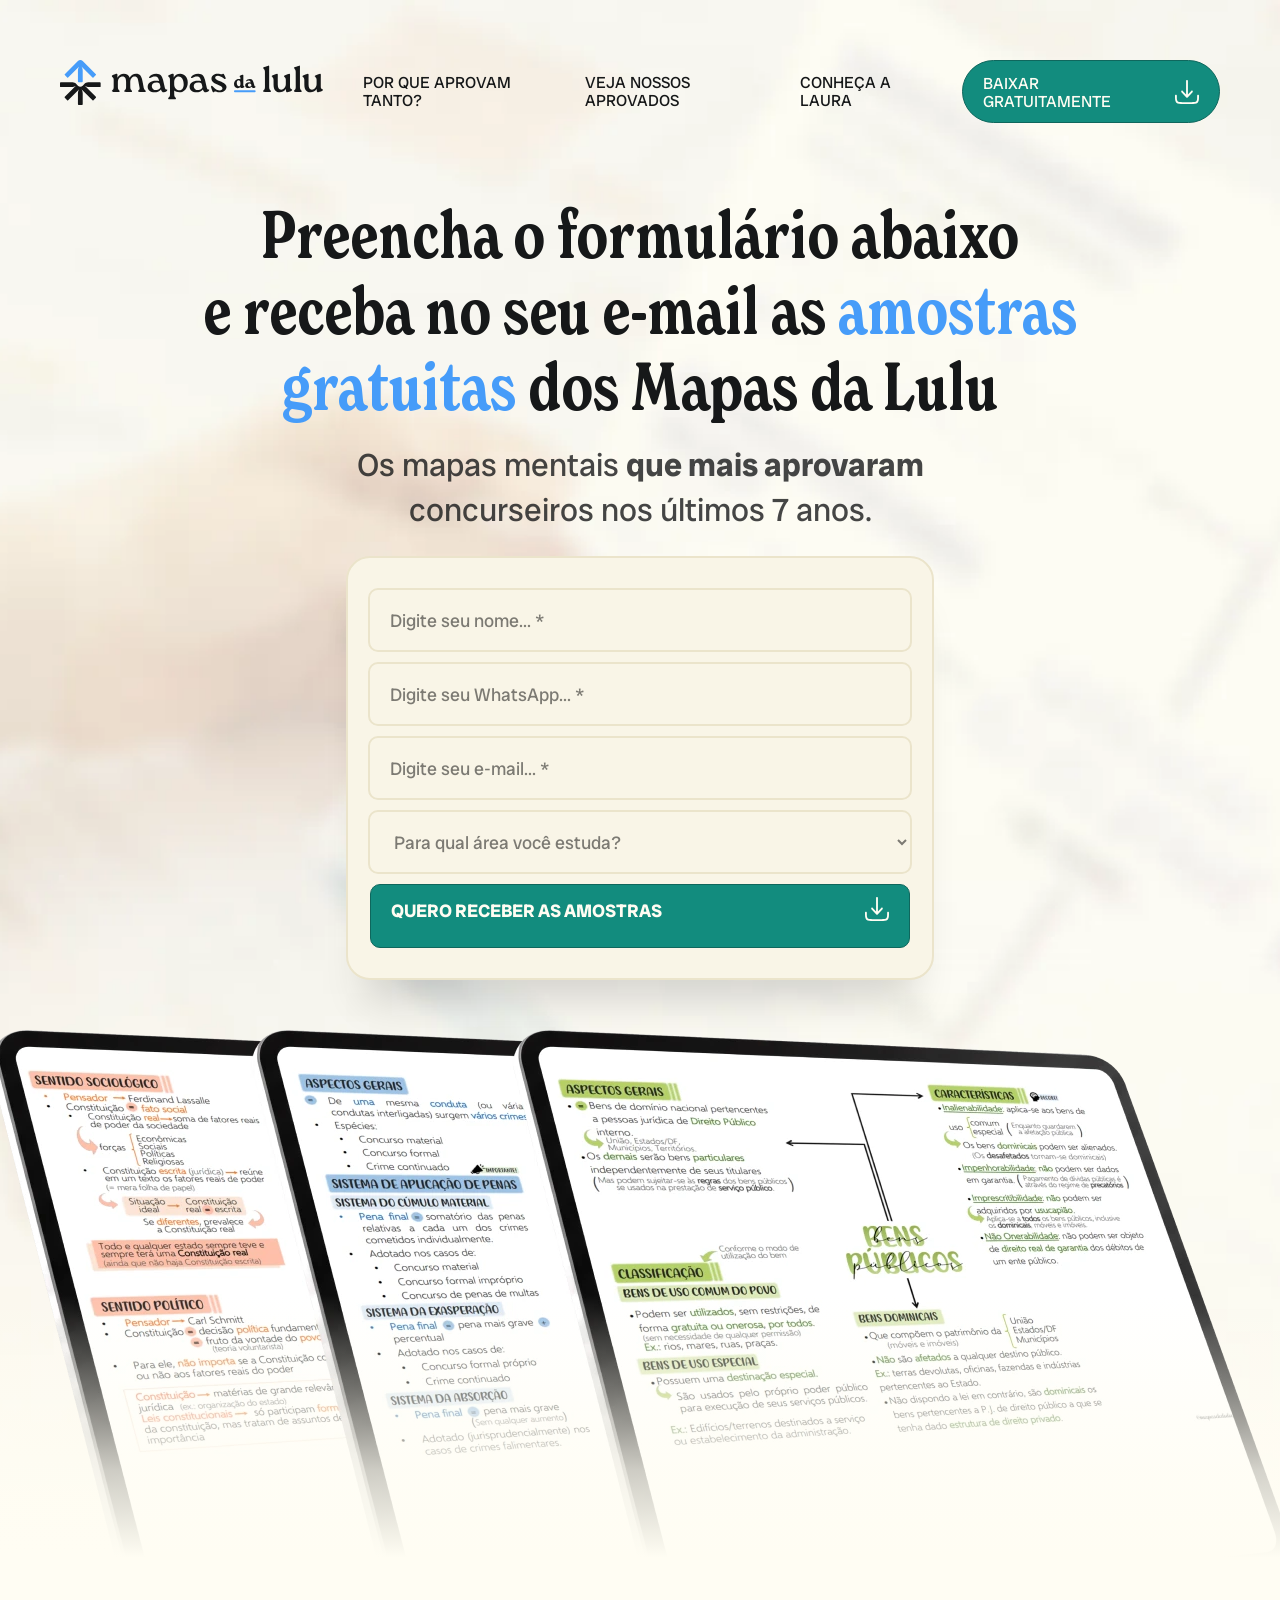
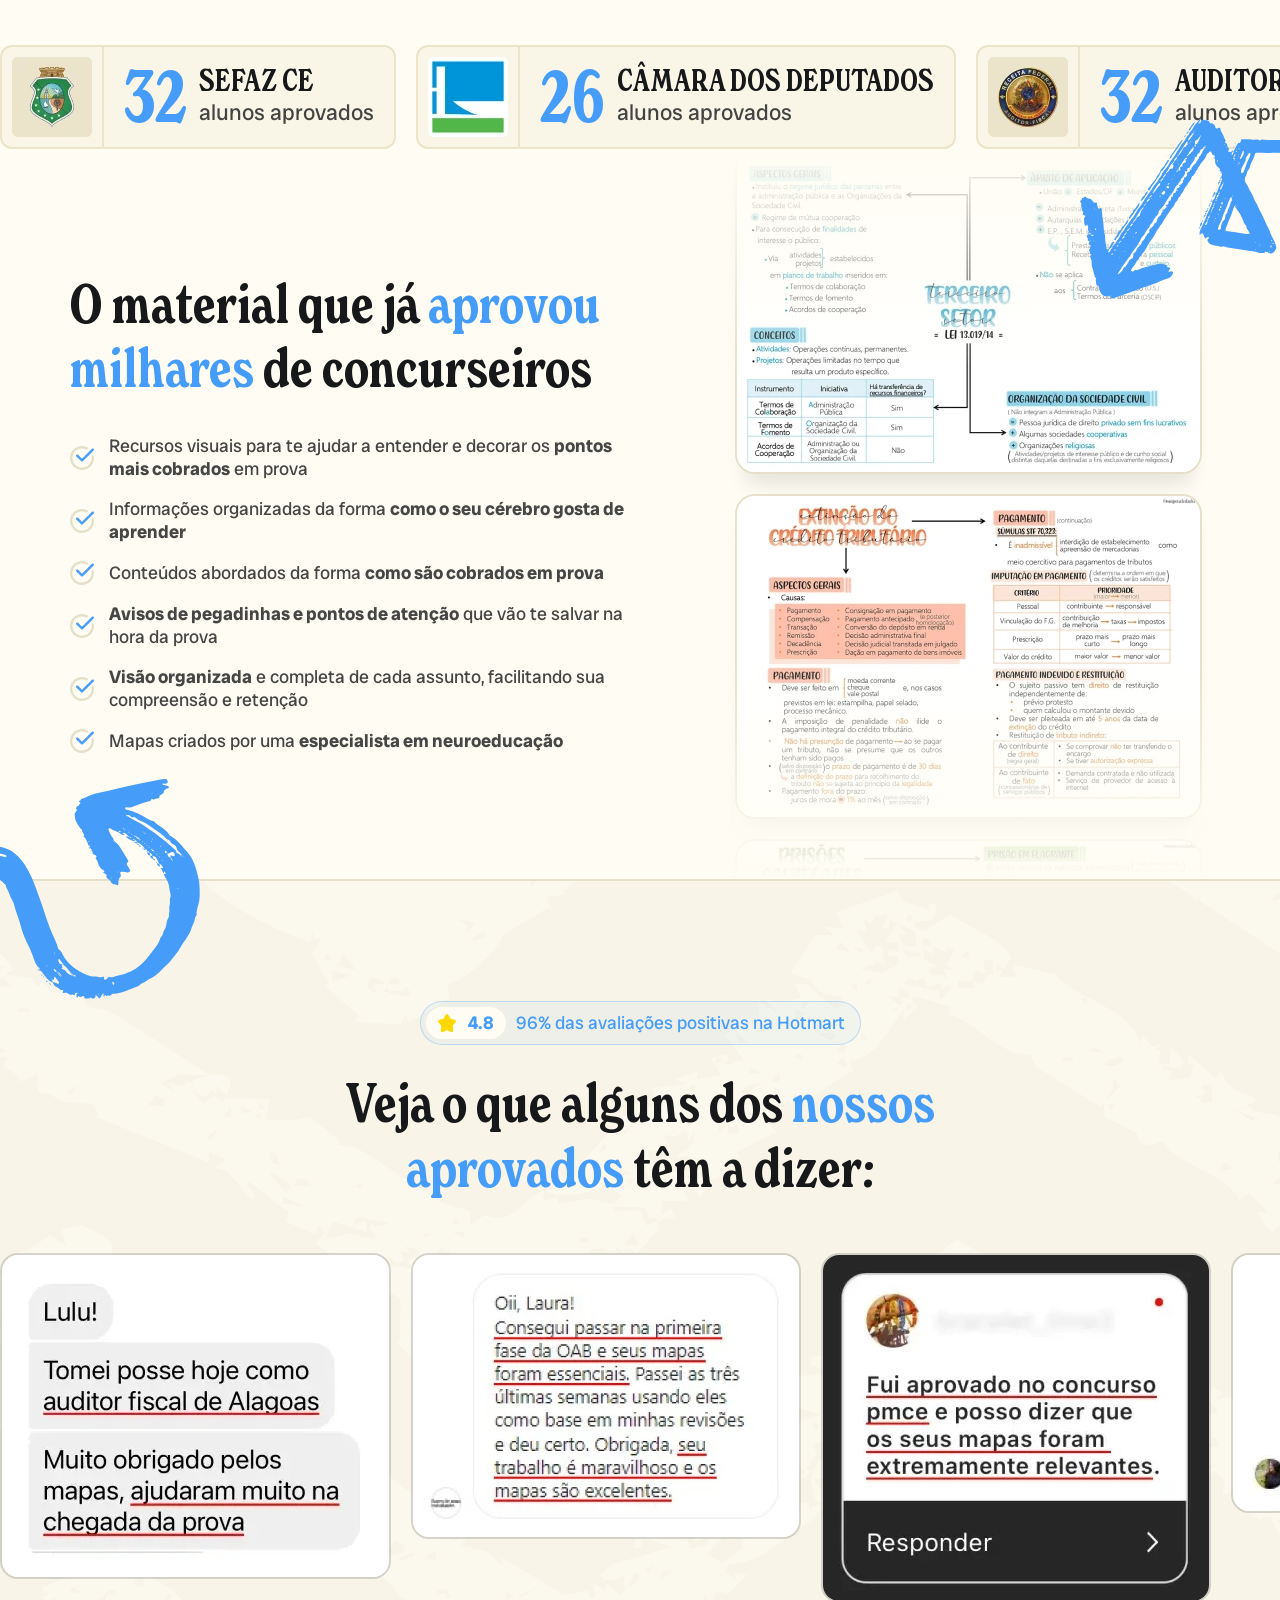
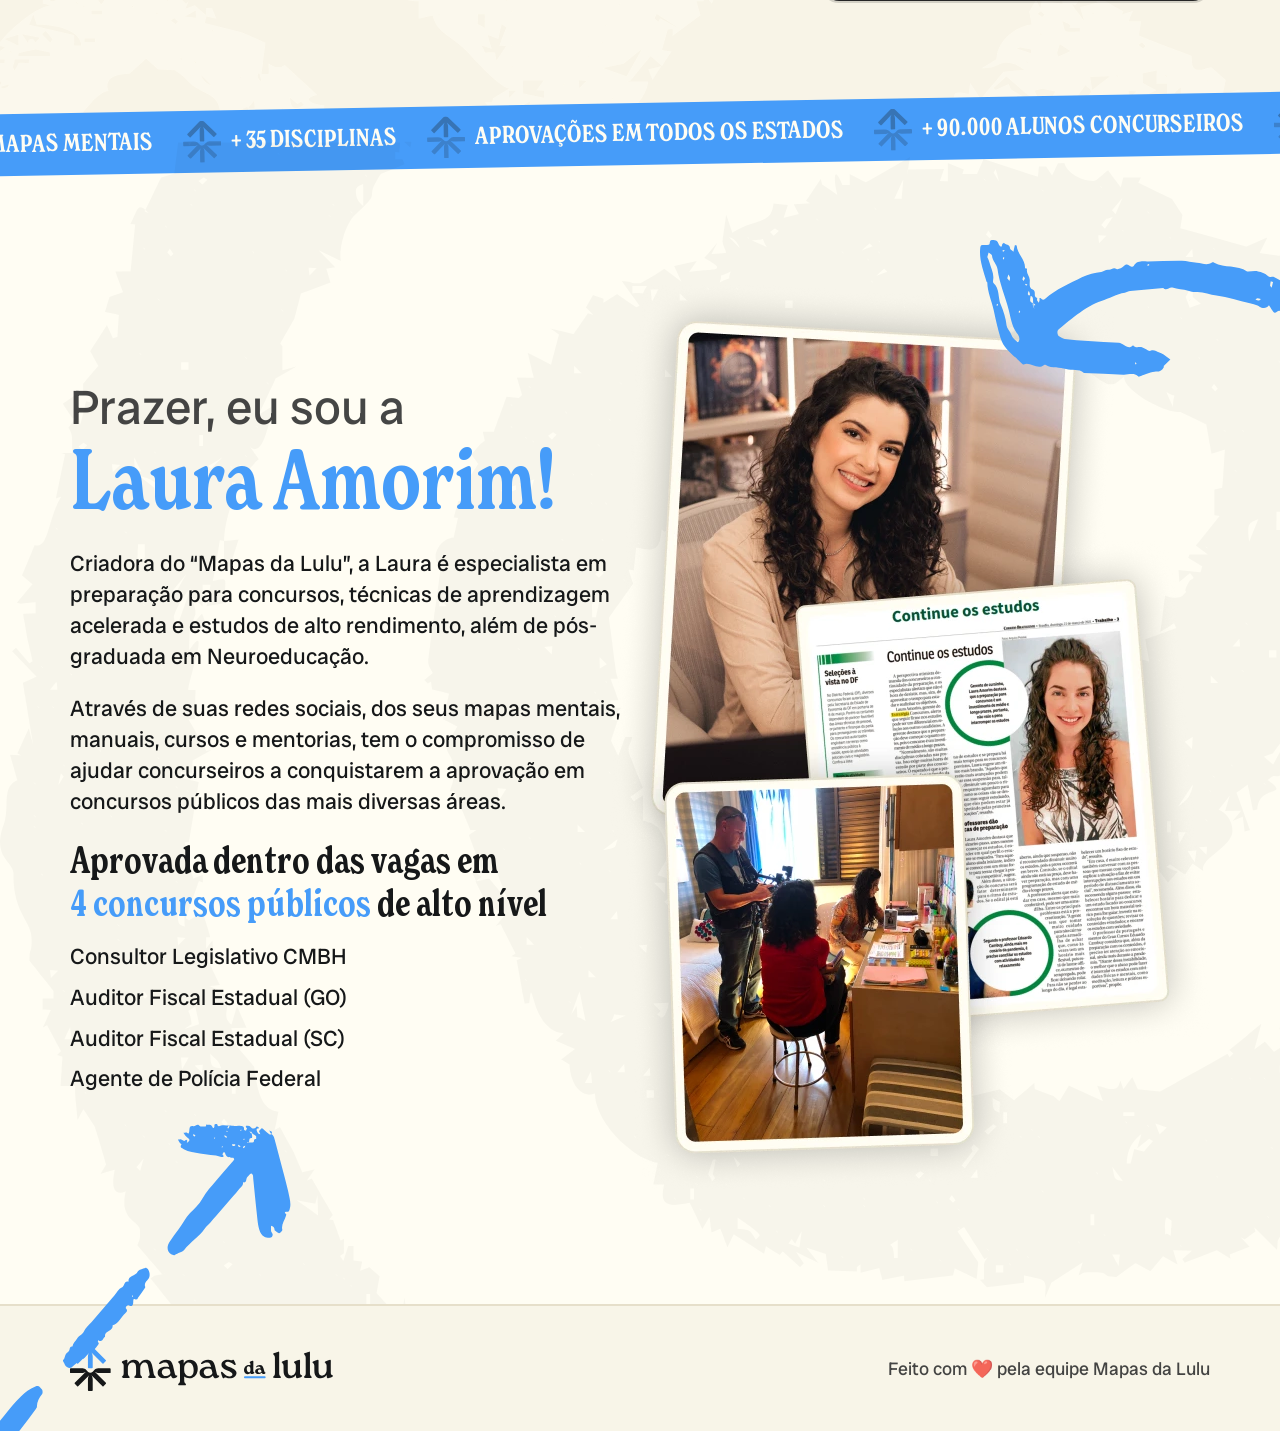
<file: index.html>
<!DOCTYPE html>
<html lang="pt-BR">
<head>
    <meta charset="UTF-8">
    <meta name="viewport" content="width=device-width, initial-scale=1.0">
    <title>Baixe suas amostras grátis | Mapas da Lulu</title>
    <!-- ===== Meta Pixel + GA4 + Google Ads (inline, sem GTM — padrão das páginas estáticas) ===== -->
    <script>
    !function(f,b,e,v,n,t,s){if(f.fbq)return;n=f.fbq=function(){n.callMethod?n.callMethod.apply(n,arguments):n.queue.push(arguments)};if(!f._fbq)f._fbq=n;n.push=n;n.loaded=!0;n.version='2.0';n.queue=[];t=b.createElement(e);t.async=!0;t.src=v;s=b.getElementsByTagName(e)[0];s.parentNode.insertBefore(t,s)}(window,document,'script','https://connect.facebook.net/en_US/fbevents.js');
    fbq('init','2024600270996778');
    fbq('track','PageView');
    </script>
    <noscript><img height="1" width="1" style="display:none" src="https://www.facebook.com/tr?id=2024600270996778&ev=PageView&noscript=1" alt=""></noscript>
    <script async src="https://www.googletagmanager.com/gtag/js?id=G-HV3HWG2K5X"></script>
    <script>
    window.dataLayer=window.dataLayer||[];function gtag(){dataLayer.push(arguments);}
    gtag('js',new Date());
    gtag('config','G-HV3HWG2K5X');   /* GA4 */
    gtag('config','AW-769692521');   /* Google Ads */
    </script>
    <!-- ===== fim Meta Pixel + Google ===== -->
    <link rel="preload" as="image" href="img/bg-hero.webp" fetchpriority="high">
    <link rel="icon" href="img/favicon.svg" />
    <link rel="stylesheet" href="style-v2.css?v=0512253">
    <link rel="stylesheet" href="mobile-v2.css?v=0512253">
    <!-- <link rel="preload" href="style.css?v=1911252" as="style" onload="this.rel='stylesheet'">
    <noscript><link rel="stylesheet" href="style.css?v=1911252"></noscript>

    <link rel="preload" href="mobile.css?v=1911252" as="style" onload="this.rel='stylesheet'">
    <noscript><link rel="stylesheet" href="mobile.css?v=1911252"></noscript> -->
</head>
<body>
    <section id="hero">
        <header>
            <a href="#hero" class="logo">
                <img src="img/logo-azul.svg" alt="Mapas da Lulu" loading="lazy">
            </a>

            <div class="menu">
                <ul>
                    <li><a href="#aprovam">Por que aprovam tanto?</a></li>
                    <li><a href="#depoimentos">Veja nossos Aprovados</a></li>
                    <li><a href="#sobre">Conheça a Laura</a></li>
                    <li>
                        <a href="#forminpage" class="btn btn-download-small">
                            <span class="btn-wrapper">
                                <span class="btn-text">Baixar gratuitamente</span>
                                <span class="btn-icon"><img src="img/ic-download.svg" alt="Baixar amostras grátis"></span>
                            </span>
                        </a>
                    </li>
                </ul>
            </div>
        </header>

        <div class="hero-content">
            <h1>Preencha o formulário abaixo <br>e receba no seu e-mail as <b>amostras <br>gratuitas</b> dos Mapas da Lulu</h1>
            <h2>Os mapas mentais <b>que mais aprovaram</b> <br>concurseiros nos últimos 7 anos.</h2>

            <div class="form-inpage" id="forminpage">
                <form id="_form_26_" class="_form _form_26 _inline-form  _dark" novalidate data-styles-version="5">
                <div class="_form-content">
                    <div class="_form_element _x11894318 _full_width " >
                    <div class="_field-wrapper">
                    <input type="text" id="fullname" name="fullname" placeholder="Digite seu nome... *" required/>
                    </div>
                </div>
                <div class="_form_element _x49865021 _full_width " >
                <div class="_field-wrapper">
                    <input type="text" id="phone" name="phone" placeholder="Digite seu WhatsApp... *" required/>
                </div>
                </div>
                <div class="_form_element _x27391045 _full_width " >
                <div class="_field-wrapper">
                <input type="text" id="email" name="email" placeholder="Digite seu e-mail... *" required/>
                </div>
                </div>
                <div class="_form_element _x34257735 _full_width " >
                <div class="_field-wrapper">
                <select name="field[24]" id="field[24]" required>
                    <option value="" disabled selected hidden>Para qual área você estuda?</option>
                    <option value="Agências Reguladoras">Agências Reguladoras</option>
                    <option value="Administrativa">Administrativa</option>
                    <option value="Bancária e Financeira">Bancária e Financeira</option>
                    <option value="Controle">Controle</option>
                    <option value="Conselho de Classe">Conselho de Classe</option>
                    <option value="Diplomacia (CACD)">Diplomacia (CACD)</option>
                    <option value="Educação">Educação</option>
                    <option value="Fiscal">Fiscal</option>
                    <option value="Jurídica (Carreiras Jurídicas)">Jurídica (Carreiras Jurídicas)</option>
                    <option value="Legislativa">Legislativa</option>
                    <option value="Militar">Militar</option>
                    <option value="Policial">Policial</option>
                    <option value="Saúde">Saúde</option>
                    <option value="Tribunais">Tribunais</option>
                    <option value="Prefeitura">Prefeitura</option>
                    <option value="Outra">Outra</option>
                </select>
                </div>
                </div>
                <div class="_form_element _x40850335 _full_width " >
                <div class="_field-wrapper">
                <input type="hidden" id="field[8]" name="field[8]" class="utm_source" placeholder="" />
                </div>
                </div>
                <div class="_form_element _x80078183 _full_width " >
                <div class="_field-wrapper">
                <input type="hidden" id="field[10]" name="field[10]" class="utm_campaign" placeholder="" />
                </div>
                </div>
                <div class="_form_element _x77762525 _full_width " >
                <div class="_field-wrapper">
                <input type="hidden" id="field[9]" name="field[9]" class="utm_medium" placeholder="" />
                </div>
                </div>
                <div class="_form_element _x57855545 _full_width " >
                <div class="_field-wrapper">
                <input type="hidden" id="field[12]" name="field[12]" class="utm_content" placeholder="" />
                </div>
                </div>
                <div class="_form_element _x69049888 _full_width " >
                <div class="_field-wrapper">
                <input type="hidden" id="field[11]" name="field[11]" class="utm_term" placeholder="" />
                </div>
                </div>
                <div class="_form_element _x20654223 _full_width " >
                <div class="_field-wrapper">
                <input type="hidden" id="field[43]" name="field[43]" class="combo" placeholder="" />
                </div>
                </div>
                <div class="_form_element _x31828841 _full_width " >
                <div class="_field-wrapper">
                <input type="hidden" id="field[33]" name="field[33]" class="conversion" placeholder="" />
                </div>
                </div>
                <div class="_form_element _x02149624 _full_width " >
                <div class="_field-wrapper">
                <input type="hidden" id="field[44]" name="field[44]" class="meta_event_id" placeholder="" />
                </div>
                </div>
                <div class="_button-wrapper _full_width">
                <button id="_form_26_submit" class="_submit" type="submit">
                    <span class="btn-wrapper">
                        <span class="btn-text">Quero receber as amostras</span>
                        <span class="btn-icon"><img src="img/ic-download.svg" alt="Baixe sua amostra grátis"></span>                 
                    </span>
                </button>
                </div>
                <div class="_clear-element">
                </div>
                </div>
                <div class="_form-thank-you" style="display:none;">
                </div>
                </form>
            </div>
        </div>

        <img src="img/mockups-v2.webp" alt="Veja os mapas por dentro" class="hero-mockup" loading="lazy">
    </section><!-- hero -->

    <section class="carousel-concursos">
        <div class="carousel-wrapper">
            <div class="carousel-slider">
                <div class="carousel-item">
                    <div class="img-concurso"><img src="img/emblemas/sefazce.webp" alt="Sefaz CE"></div>
                    <div class="txt-concurso">
                        <span class="numero-aprovados">
                            <span>32</span>
                        </span>
                        <span class="txt-apoio-wrapper">
                            <span class="nome-concurso">Sefaz CE</span>
                            alunos aprovados
                        </span>
                    </div>
                </div>

                <div class="carousel-item">
                    <div class="img-concurso"><img src="img/emblemas/camara.webp" alt="Câmara dos Deputados"></div>
                    <div class="txt-concurso">
                        <span class="numero-aprovados">26</span>
                        <span class="txt-apoio-wrapper">
                            <span class="nome-concurso">Câmara dos Deputados</span>
                            alunos aprovados
                        </span>
                    </div>
                </div>

                <div class="carousel-item">
                    <div class="img-concurso"><img src="img/emblemas/auditor-rfb.webp" alt="Auditor Fiscal Receita Federal do Brasil"></div>
                    <div class="txt-concurso">
                        <span class="numero-aprovados">32</span>
                        <span class="txt-apoio-wrapper">
                            <span class="nome-concurso">Auditor Fiscal RFB</span>
                            alunos aprovados
                        </span>
                    </div>
                </div>
                
                <div class="carousel-item">
                    <div class="img-concurso"><img src="img/emblemas/analista-rfb.webp" alt="Analista Tributário Receita Federal do Brasil"></div>
                    <div class="txt-concurso">
                        <span class="numero-aprovados">56</span>
                        <span class="txt-apoio-wrapper">
                            <span class="nome-concurso">Analista Tributário RFB</span>
                            alunos aprovados
                        </span>
                    </div>
                </div>

                <div class="carousel-item">
                    <div class="img-concurso"><img src="img/emblemas/trtmg.webp" alt="Tribunal Regional do Trabalho de Minas Gerais"></div>
                    <div class="txt-concurso">
                        <span class="numero-aprovados">56</span>
                        <span class="txt-apoio-wrapper">
                            <span class="nome-concurso">TRT MG</span>
                            alunos aprovados
                        </span>
                    </div>
                </div>

                <div class="carousel-item">
                    <div class="img-concurso"><img src="img/emblemas/tjsp.webp" alt="Tribunal de Justiça do Estado de São Paulo"></div>
                    <div class="txt-concurso">
                        <span class="numero-aprovados">54</span>
                        <span class="txt-apoio-wrapper">
                            <span class="nome-concurso">TJ SP</span>
                            alunos aprovados
                        </span>
                    </div>
                </div>

                <div class="carousel-item">
                    <div class="img-concurso"><img src="img/emblemas/tcu.webp" alt="Auditor do TCU"></div>
                    <div class="txt-concurso">
                        <span class="numero-aprovados">14</span>
                        <span class="txt-apoio-wrapper">
                            <span class="nome-concurso">Auditor do TCU</span>
                            alunos aprovados
                        </span>
                    </div>
                </div>

                <div class="carousel-item">
                    <div class="img-concurso"><img src="img/emblemas/issrj.webp" alt="ISS RJ"></div>
                    <div class="txt-concurso">
                        <span class="numero-aprovados">88</span>
                        <span class="txt-apoio-wrapper">
                            <span class="nome-concurso">ISS RJ</span>
                            alunos aprovados
                        </span>
                    </div>
                </div>
            </div>
        </div>
    </section>

    <section id="aprovam" class="aprovam-tanto">
        <div class="container">
            <div class="col-esquerda">
                <h2>O material que já <b>aprovou milhares</b> de concurseiros</h2>
                <div class="lista-beneficios">
                    
                    <div class="beneficio">
                        <img src="img/ic-lista-beneficios.svg" alt="Benefício 1 dos Mapas Mentais">
                        <span class="txt-beneficio">Recursos visuais para te ajudar a entender e decorar os <b>pontos mais cobrados</b> em prova</span>
                    </div>

                    <div class="beneficio">
                        <img src="img/ic-lista-beneficios.svg" alt="Benefício 2 dos Mapas Mentais">
                        <span class="txt-beneficio">Informações organizadas da forma <b>como o seu cérebro gosta de aprender</b></span>
                    </div>

                    <div class="beneficio">
                        <img src="img/ic-lista-beneficios.svg" alt="Benefício 3 dos Mapas Mentais">
                        <span class="txt-beneficio">Conteúdos abordados da forma <b>como são cobrados em prova</b></span>
                    </div>

                    <div class="beneficio">
                        <img src="img/ic-lista-beneficios.svg" alt="Benefício 4 dos Mapas Mentais">
                        <span class="txt-beneficio"><b>Avisos de pegadinhas e pontos de atenção</b> que vão te salvar na hora da prova</span>
                    </div>

                    <div class="beneficio">
                        <img src="img/ic-lista-beneficios.svg" alt="Benefício 5 dos Mapas Mentais">
                        <span class="txt-beneficio"><b>Visão organizada</b> e completa de cada assunto, facilitando sua compreensão e retenção</span>
                    </div>

                    <div class="beneficio">
                        <img src="img/ic-lista-beneficios.svg" alt="Benefício 6 dos Mapas Mentais">
                        <span class="txt-beneficio">Mapas criados por uma <b>especialista em neuroeducação</b></span>
                    </div>

                </div>
            </div>

            <div class="col-direita">
                <div class="carousel-previas">
                    <div class="carousel-wrapper">
                        <div class="carousel-slider">
                            <img src="img/previa/previa_mapas_01.webp" alt="Prévia 1 dos Mapas da Lulu">
                            <img src="img/previa/previa_mapas_02.webp" alt="Prévia 2 dos Mapas da Lulu">
                            <img src="img/previa/previa_mapas_03.webp" alt="Prévia 3 dos Mapas da Lulu">
                            <img src="img/previa/previa_mapas_04.webp" alt="Prévia 4 dos Mapas da Lulu">
                            <img src="img/previa/previa_mapas_05.webp" alt="Prévia 5 dos Mapas da Lulu">
                            <img src="img/previa/previa_mapas_06.webp" alt="Prévia 6 dos Mapas da Lulu">
                            <img src="img/previa/previa_mapas_07.webp" alt="Prévia 7 dos Mapas da Lulu">
                            <img src="img/previa/previa_mapas_08.webp" alt="Prévia 8 dos Mapas da Lulu">
                            <img src="img/previa/previa_mapas_09.webp" alt="Prévia 9 dos Mapas da Lulu">
                        </div>
                    </div>
                </div>
            </div>
        </div>

        <div class="seta-direita"><img src="img/seta-1-direita.svg" alt="Recurso Visual de Seta dos Mapas da Lulu 1"></div>
        <div class="seta-esquerda"><img src="img/seta-1-esquerda.svg" alt="Recurso Visual de Seta dos Mapas da Lulu 2"></div>
    </section>

    <section id="depoimentos">
        <div class="avaliacao-hotmart">
            <span class="estrela"><img src="img/estrela.svg" alt="Nota: 4.8"> 4.8</span>
            <span class="txt-avaliacao">96% das avaliações positivas na Hotmart</span>
        </div>

        <h2>Veja o que alguns dos <b>nossos <br>aprovados</b> têm a dizer:</h2>

        <div class="carousel-depoimentos">
            <div class="carousel-wrapper">
                <div class="carousel-slider">
                    <img src="img/depoimentos/print_depoimento_01.webp" alt="Depoimento 1 de aluno dos Mapas da Lulu">
                    <img src="img/depoimentos/print_depoimento_02.webp" alt="Depoimento 2 de aluno dos Mapas da Lulu">
                    <img src="img/depoimentos/print_depoimento_03.webp" alt="Depoimento 3 de aluno dos Mapas da Lulu">
                    <img src="img/depoimentos/print_depoimento_04.webp" alt="Depoimento 4 de aluno dos Mapas da Lulu">
                    <img src="img/depoimentos/print_depoimento_05.webp" alt="Depoimento 5 de aluno dos Mapas da Lulu">
                </div>
            </div>
        </div>
    </section>

    <section class="carousel-numeros">
        <div class="carousel-wrapper">
            <div class="carousel-slider">

                <div class="carousel-item">
                    <div class="img-numero"><img src="img/ic-marca-mapas.svg" alt="Marca dos Mapas da Lulu"></div>
                    <span class="txt-numero">+ 2.100 mapas mentais</span>
                </div>

                <div class="carousel-item">
                    <div class="img-numero"><img src="img/ic-marca-mapas.svg" alt="Marca dos Mapas da Lulu"></div>
                    <span class="txt-numero">+ 35 disciplinas</span>
                </div>

                <div class="carousel-item">
                    <div class="img-numero"><img src="img/ic-marca-mapas.svg" alt="Marca dos Mapas da Lulu"></div>
                    <span class="txt-numero">Aprovações em todos os estados</span>
                </div>

                <div class="carousel-item">
                    <div class="img-numero"><img src="img/ic-marca-mapas.svg" alt="Marca dos Mapas da Lulu"></div>
                    <span class="txt-numero">+ 90.000 alunos concurseiros</span>
                </div>

                <div class="carousel-item">
                    <div class="img-numero"><img src="img/ic-marca-mapas.svg" alt="Marca dos Mapas da Lulu"></div>
                    <span class="txt-numero">Aprovações em todas as áreas</span>
                </div>

            </div>
        </div>
    </section>

    <section id="sobre">
        <div class="container">
            <div class="col-esquerda">
                <h3>Prazer, eu sou a</h3>
                <h2>Laura Amorim!</h2>
                <div class="txt-sobre">
                    <p>Criadora do “Mapas da Lulu”, a Laura é especialista em preparação para concursos, técnicas de aprendizagem acelerada e estudos de alto rendimento, além de pós-graduada em Neuroeducação.</p>
                    <p>Através de suas redes sociais, dos seus mapas mentais, manuais, cursos e mentorias, tem o compromisso de ajudar concurseiros a conquistarem a aprovação em concursos públicos das mais diversas áreas.</p>
                    <h4>Aprovada dentro das vagas em<br class="hidden-mobile"> <b>4 concursos públicos</b> de alto nível</h4>
                    <ul>
                        <li>Consultor Legislativo CMBH</li>
                        <li>Auditor Fiscal Estadual (GO)</li>
                        <li>Auditor Fiscal Estadual (SC)</li>
                        <li>Agente de Polícia Federal</li>
                    </ul>
                </div>
            </div>
            
            <div class="col-direita">
                <img src="img/img-sobre.webp" alt="Laura Amorim, criadora dos Mapas da Lulu" loading="lazy">
            </div>
        </div>

        <div class="seta-direita"><img src="img/seta-2-direita.svg" alt="Recurso Visual de Seta dos Mapas da Lulu 3"></div>
    </section>

    <section class="rodape">
        <div class="container">
            <img src="img/logo-azul.svg" alt="Logo Mapas da Lulu Rodapé" loading="lazy">
            <span class="txt-rodape">Feito com ❤️ pela equipe Mapas da Lulu</span>
        </div>
        <div class="seta-esquerda"><img src="img/seta-2-esquerda.svg" alt="Recurso Visual de Seta dos Mapas da Lulu 4"></div>
    </section>

    <script src="script.js?v=1911251"></script>

    <!-- ===== Envio do formulário: Kit (sem ActiveCampaign) + Lead do Meta/GA4 ===== -->
    <script>
    (function () {
        var form = document.getElementById('_form_26_');
        if (!form) return;
        var OBRIGADO = 'https://paginas.mapasdalulu.com.br/amostras/obrigado';
        var KIT_ENDPOINT = 'https://api.mapasdalulu.com.br/convertkit/paginas-programadas.php';
        var button = document.getElementById('_form_26_submit');
        var metaEventId = 'lead_' + Date.now() + '_' + Math.random().toString(36).slice(2, 10);
        var tips = [];
        var sending = false;
        var tentou = false;

        function val(sel) { var el = form.querySelector(sel); return el ? el.value.trim() : ''; }

        function clearErrors() {
            tips.forEach(function (t) { if (t.parentNode) t.parentNode.removeChild(t); });
            tips = [];
            Array.prototype.forEach.call(form.querySelectorAll('._has_error'), function (el) {
                el.classList.remove('_has_error');
                el.removeAttribute('aria-invalid');
                el.removeAttribute('aria-describedby');
            });
            var old = form.querySelector('._show_be_error');
            if (old) old.parentNode.removeChild(old);
        }

        function fieldError(el, text) {
            var tip = document.createElement('div');
            tip.id = el.id + '-error';
            tip.setAttribute('role', 'alert');
            tip.className = '_error ' + (el.getBoundingClientRect().top < 40 ? '_below' : '_above');
            var arrow = document.createElement('div');
            arrow.className = '_error-arrow';
            var inner = document.createElement('div');
            inner.className = '_error-inner';
            inner.textContent = text;
            tip.appendChild(arrow);
            tip.appendChild(inner);
            el.parentNode.appendChild(tip);
            el.classList.add('_has_error');
            el.setAttribute('aria-invalid', 'true');
            el.setAttribute('aria-describedby', tip.id);
            tips.push(tip);
        }

        function formError(text) {
            var wrapper = document.createElement('div');
            wrapper.className = '_form-inner _show_be_error';
            var err = document.createElement('div');
            err.className = '_error-inner _form_error _no_arrow';
            err.textContent = text;
            wrapper.appendChild(err);
            button.parentNode.insertBefore(wrapper, button);
        }

        function validate() {
            clearErrors();
            var first = null;
            function fail(el, msg) { fieldError(el, msg); first = first || el; }
            var nome = form.querySelector('#fullname');
            var tel = form.querySelector('#phone');
            var email = form.querySelector('#email');
            var area = form.querySelector('[name="field[24]"]');
            if (!nome.value.trim()) fail(nome, 'Este campo é necessário.');
            var digitos = tel.value.replace(/\D/g, '');
            if (!digitos) fail(tel, 'Este campo é necessário.');
            else if (digitos.length < 10 || digitos.length > 11) fail(tel, 'Digite o WhatsApp com DDD.');
            var em = email.value.trim();
            if (!em) fail(email, 'Este campo é necessário.');
            else if (!/^[\+_a-z0-9-'&=]+(\.[\+_a-z0-9-']+)*@[a-z0-9-]+(\.[a-z0-9-]+)*(\.[a-z]{2,})$/i.test(em)) fail(email, 'Digite um email válido');
            if (!area.value) fail(area, 'Por favor, selecione uma opção.');
            return first;
        }

        // Depois da primeira tentativa, revalida enquanto a pessoa corrige
        ['input', 'change'].forEach(function (ev) {
            form.addEventListener(ev, function () { if (tentou && !sending) validate(); });
        });

        function fireLead() {
            try { if (typeof window.fbq === 'function') window.fbq('track', 'Lead', {}, { eventID: metaEventId }); } catch (e) {}
            try { if (typeof window.gtag === 'function') window.gtag('event', 'generate_lead', { lead_source: 'amostras', transport_type: 'beacon' }); } catch (e) {}
        }

        function espera(ms) { return new Promise(function (resolve) { setTimeout(resolve, ms); }); }

        // Página de obrigado com a pesquisa: leva o e-mail (campo oculto do Tally) e as UTMs na URL.
        // Nome, WhatsApp e área ficam só no sessionStorage deste navegador (não vão na URL).
        function destinoObrigado() {
            var q = new URLSearchParams();
            q.set('email', val('#email').toLowerCase());
            ['utm_source', 'utm_medium', 'utm_campaign', 'utm_content', 'utm_term'].forEach(function (k) {
                var v = val('.' + k); if (v) q.set(k, v);
            });
            try {
                sessionStorage.setItem('mdl_amostras', JSON.stringify({
                    nome: val('#fullname'), whatsapp: val('#phone'), email: val('#email').toLowerCase(),
                    area_estudo: val('[name="field[24]"]')
                }));
            } catch (e) {}
            return OBRIGADO + '?' + q.toString();
        }

        form.addEventListener('submit', function (e) {
            e.preventDefault();
            if (sending) return;
            tentou = true;
            var first = validate();
            if (first) {
                if (typeof first.focus === 'function') first.focus();
                return;
            }
            sending = true;
            button.disabled = true;
            button.classList.add('processing');

            var envio;
            try {
                envio = fetch(KIT_ENDPOINT, {
                    method: 'POST',
                    mode: 'no-cors',
                    keepalive: true, // o envio termina mesmo depois do redirecionamento
                    headers: { 'Content-Type': 'text/plain' },
                    body: JSON.stringify({
                        nome: val('#fullname'),
                        whatsapp: val('#phone'),
                        email: val('#email'),
                        area_estudo: val('[name="field[24]"]'),
                        utm_source: val('.utm_source'),
                        utm_campaign: val('.utm_campaign'),
                        utm_medium: val('.utm_medium'),
                        utm_content: val('.utm_content'),
                        utm_term: val('.utm_term'),
                        tag: 'Baixaram amostras'
                    })
                });
            } catch (err) {
                envio = Promise.reject(err);
            }

            // Quando o envio sai (ou depois de 2,5 s), registra o Lead e espera 0,4 s
            // para o pixel enviar antes de ir para a página de obrigado.
            Promise.race([envio, espera(2500)])
                .then(function () { fireLead(); return espera(400); })
                .then(function () { window.location.href = destinoObrigado(); })
                .catch(function () {
                    sending = false;
                    button.disabled = false;
                    button.classList.remove('processing');
                    formError('Não conseguimos enviar agora. Confira sua conexão e tente de novo.');
                });
        });
    })();
    </script>
    <!-- ===== fim do envio ===== -->

    <script>
        // utms
        window.addEventListener('load', function() {
            const utmParams = [
                'utm_campaign',
                'utm_source',
                'utm_content',
                'utm_medium',
                'utm_term',
                'conversion'
            ];

            // 2. Obtém os parâmetros da URL atual
            // window.location.search retorna a parte da URL após o '?'
            const urlParams = new URLSearchParams(window.location.search);

            // 3. Itera sobre os parâmetros e preenche os campos correspondentes
            utmParams.forEach(paramName => {
                const paramValue = urlParams.get(paramName);

                // Se o parâmetro existir na URL, procuramos o campo
                if (paramValue) {
                    const campo = document.querySelector('form .' + paramName);
                    if (campo) {
                        campo.value = paramValue.trim();
                    }
                }
            });
        });

        // máscara do WhatsApp
        const phoneField = document.getElementById('phone');

        if (phoneField) {
            phoneField.addEventListener('input', function(event) {
                // 1. Só dígitos, sem zero à esquerda
                let value = event.target.value.replace(/\D/g, "").replace(/^0+/, "");

                // 2. Quem digita o +55 antes do DDD passaria de 11 dígitos: tira o código do país
                if (value.length > 11 && value.startsWith("55")) {
                    value = value.substring(2);
                }

                // 3. Limite de 11 dígitos: (XX) XXXXX-XXXX
                if (value.length > 11) {
                    value = value.substring(0, 11);
                }

                // 4. Formatação
                if (value.length > 10) {
                    value = value.replace(/^(\d{2})(\d{5})(\d{4})$/, '($1) $2-$3');
                } else if (value.length > 6) {
                    value = value.replace(/^(\d{2})(\d{4})(\d{0,4})$/, '($1) $2-$3');
                } else if (value.length > 2) {
                    value = value.replace(/^(\d{2})(\d{0,4})$/, '($1) $2');
                } else if (value.length > 0) {
                    value = value.replace(/^(\d{0,2})$/, '($1');
                }

                event.target.value = value;
            });
        }
    </script>
</body>
</html>
</file>
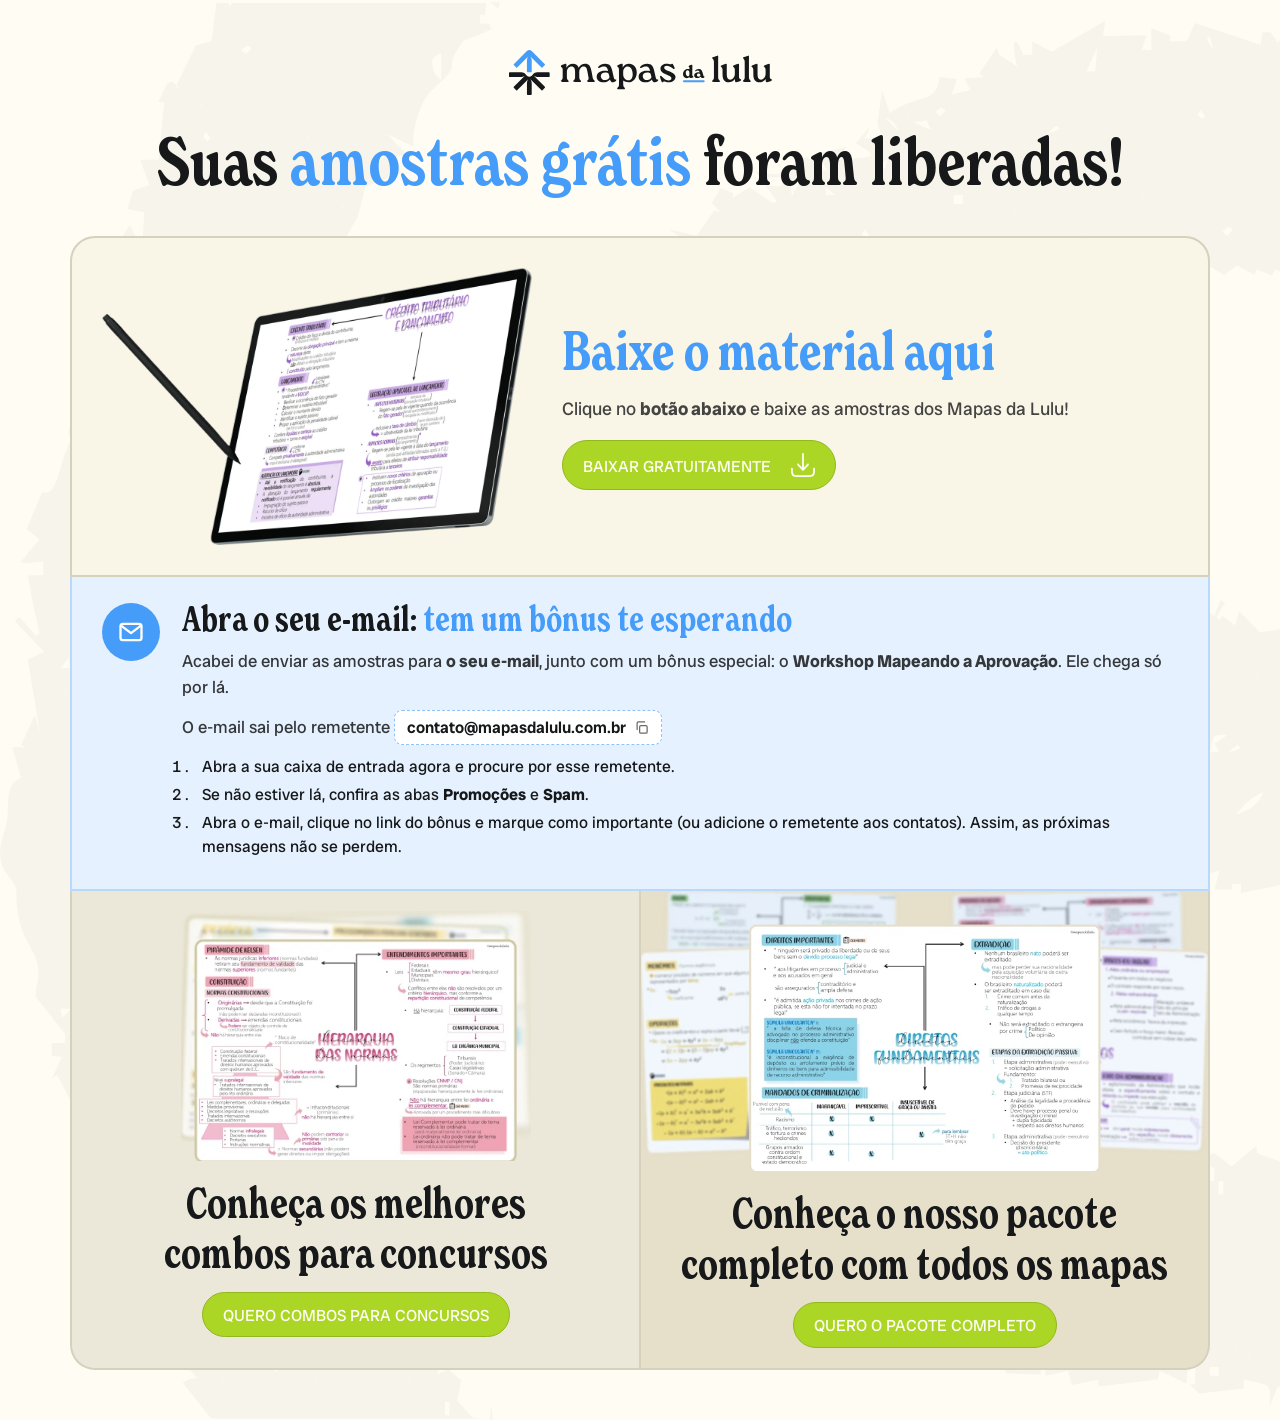
<file: obrigado-final.html>
<!DOCTYPE html>
<html lang="en">
<head>
    <script>
    (function(w,d,s,l,i){w[l]=w[l]||[];w[l].push({'gtm.start':
    new Date().getTime(),event:'gtm.js'});var f=d.getElementsByTagName(s)[0],
    j=d.createElement(s),dl=l!='dataLayer'?'&l='+l:'';j.async=true;j.src=
    'https://www.googletagmanager.com/gtm.js?id='+i+dl;f.parentNode.insertBefore(j,f);
    })(window,document,'script','dataLayer','GTM-TMMKWJ6');
    </script>
    <!-- End Google Tag Manager -->
    <meta charset="UTF-8">
    <meta name="viewport" content="width=device-width, initial-scale=1.0">
    <meta name="robots" content="noindex, nofollow">
    <title>Amostras liberadas | Mapas da Lulu</title>
    <link rel="icon" href="img/favicon.svg" />
    <link rel="stylesheet" href="obrigado.css?v=1911251">
    <style>
    /* Aviso de e-mail (novo fluxo com pesquisa) */
    .aviso-email{width:100%;box-sizing:border-box;display:flex;gap:22px;align-items:flex-start;background:#E5F1FE;border:2px solid #B9D9FC;border-top:none;padding:26px 30px;font-family:'Radio Canada Big',sans-serif;color:#161819}
    .aviso-email .ic{flex:none;width:58px;height:58px;border-radius:50%;background:#469CF9;display:grid;place-items:center;animation:mdl-pulsa 2s ease-in-out infinite}
    .aviso-email .ic svg{width:28px;height:28px}
    @keyframes mdl-pulsa{0%,100%{box-shadow:0 0 0 0 rgba(70,156,249,.45)}50%{box-shadow:0 0 0 12px rgba(70,156,249,0)}}
    .aviso-email h2{font-family:"New Spirit",serif;font-weight:600;font-size:34px;line-height:1.12;margin:0 0 8px}
    .aviso-email h2 b{color:#469CF9;font-weight:600}
    .aviso-email p{margin:0 0 10px;font-size:17px;line-height:1.5;color:rgba(22,24,25,.85)}
    .aviso-email p:last-child{margin-bottom:0}
    .aviso-email .remetente{display:inline-flex;align-items:center;gap:8px;background:#fff;border:1.5px dashed #8EC2FB;border-radius:8px;padding:6px 12px;font:600 16px 'Radio Canada Big',sans-serif;color:#161819;cursor:pointer}
    .aviso-email .remetente svg{width:15px;height:15px;color:#6B6A63}
    .aviso-email ol{margin:6px 0 0;padding-left:20px;font-size:16px;line-height:1.5}
    .aviso-email ol li{margin-bottom:4px}
    @media (max-width:1024px){.aviso-email{border:2px solid #B9D9FC;border-top:none}}
    @media (max-width:767px){
      .aviso-email{flex-direction:column;align-items:center;text-align:center;padding:26px 20px}
      .aviso-email h2{font-size:26px}
      .aviso-email ol{text-align:left}
    }
    </style>
</head>
<body>
    <noscript><iframe src="https://www.googletagmanager.com/ns.html?id=GTM-TMMKWJ6"
    height="0" width="0" style="display:none;visibility:hidden"></iframe></noscript>
    <!-- End Google Tag Manager (noscript) -->
    <section id="hero">
        <div class="container">

            <a href="#hero" class="logo">
                <img src="img/logo-azul.svg" alt="Mapas da Lulu">
            </a>

            <h1>Suas <b>amostras grátis</b> foram liberadas!</h1>

            <div class="box-download">
                <img src="img/mockup-obrigado.webp" class="mockup-obrigado" alt="Mockup Mapas da Lulu">
                <div class="box-download-content">
                    <h2>Baixe o material aqui</h2>
                    <h4>Clique no <b>botão abaixo</b> e baixe as amostras dos Mapas da Lulu!</h4>
                    <a href="https://mapasdalulu.com.br/wp-content/uploads/2026/11/Amostra-Gratis-Mapas-da-Lulu_completo.pdf" class="btn btn-download-small">
                        <span class="btn-wrapper">
                            <span class="btn-text">Baixar gratuitamente</span>
                            <span class="btn-icon"><img src="img/ic-download.svg" alt="Baixar amostras grátis"></span>
                        </span>
                    </a>
                </div>
            </div>

            <div class="aviso-email" role="region" aria-label="Aviso de e-mail">
                <div class="ic"><svg viewBox="0 0 24 24" fill="none" stroke="#fff" stroke-width="2" stroke-linecap="round" stroke-linejoin="round"><rect x="3" y="5" width="18" height="14" rx="2"/><path d="M3.5 6.5l8.5 6.5 8.5-6.5"/></svg></div>
                <div>
                    <h2>Abra o seu e-mail: <b>tem um bônus te esperando</b></h2>
                    <p>Acabei de enviar as amostras para <b data-email-destino>o seu e-mail</b>, junto com um bônus especial: o <b>Workshop Mapeando a Aprovação</b>. Ele chega só por lá.</p>
                    <p>O e-mail sai pelo remetente <button class="remetente" type="button" data-copia="contato@mapasdalulu.com.br">contato@mapasdalulu.com.br <svg viewBox="0 0 24 24" fill="none" stroke="currentColor" stroke-width="2" stroke-linecap="round"><rect x="9" y="9" width="12" height="12" rx="2"/><path d="M5 15V5a2 2 0 0 1 2-2h10"/></svg></button></p>
                    <ol>
                        <li>Abra a sua caixa de entrada agora e procure por esse remetente.</li>
                        <li>Se não estiver lá, confira as abas <b>Promoções</b> e <b>Spam</b>.</li>
                        <li>Abra o e-mail, clique no link do bônus e marque como importante (ou adicione o remetente aos contatos). Assim, as próximas mensagens não se perdem.</li>
                    </ol>
                </div>
            </div>

            <div class="boxes">
                <div class="box-combos">
                    <img src="img/img-combos.webp" alt="Combos Mapas da Lulu">
                    <h3>Conheça os melhores <br>combos para concursos</h3>
                    <a href="https://mapasdalulu.com.br/combos/?utm_source=site&utm_medium=geral&utm_campaign=amostras&utm_content=pagina-obrigado-amostras&conversion=isca-amostras" target="_blank" class="btn btn-download-small">
                        <span class="btn-wrapper">
                            <span class="btn-text">Quero combos para concursos</span>
                        </span>
                    </a>
                </div>

                <div class="box-pacote-completo">
                    <img src="img/img-pacote-completo.webp" alt="Pacote completo Mapas da Lulu">
                    <h3>Conheça o nosso pacote <br>completo com todos os mapas</h3>
                    <a href="https://mapasdalulu.com.br/loja/mapas-mentais/combos/pacote-completo/?utm_source=site&utm_medium=geral&utm_campaign=amostras&utm_content=pagina-obrigado-amostras&conversion=isca-amostras" target="_blank" class="btn btn-download-small">
                        <span class="btn-wrapper">
                            <span class="btn-text">Quero o pacote completo</span>
                        </span>
                    </a>
                </div>
            </div>

        </div>
    </section>

    <script>
    // E-mail informado no cadastro/pesquisa (fica só neste navegador) e botão de copiar o remetente
    (function(){
      var em = '';
      try { em = (JSON.parse(sessionStorage.getItem('mdl_amostras') || '{}') || {}).email || ''; } catch (e) {}
      if (!em) em = new URLSearchParams(location.search).get('email') || '';
      var alvo = document.querySelector('[data-email-destino]');
      if (alvo && /^[^\s@]+@[^\s@]+\.[^\s@]{2,}$/.test(em)) alvo.textContent = em;
      var b = document.querySelector('[data-copia]');
      if (b) b.addEventListener('click', function(){
        if (!navigator.clipboard) return;
        navigator.clipboard.writeText(b.dataset.copia).then(function(){
          var t = b.firstChild.textContent; b.firstChild.textContent = 'Copiado! ';
          setTimeout(function(){ b.firstChild.textContent = t; }, 1400);
        });
      });
    })();
    </script>
</body>
</html>
</file>
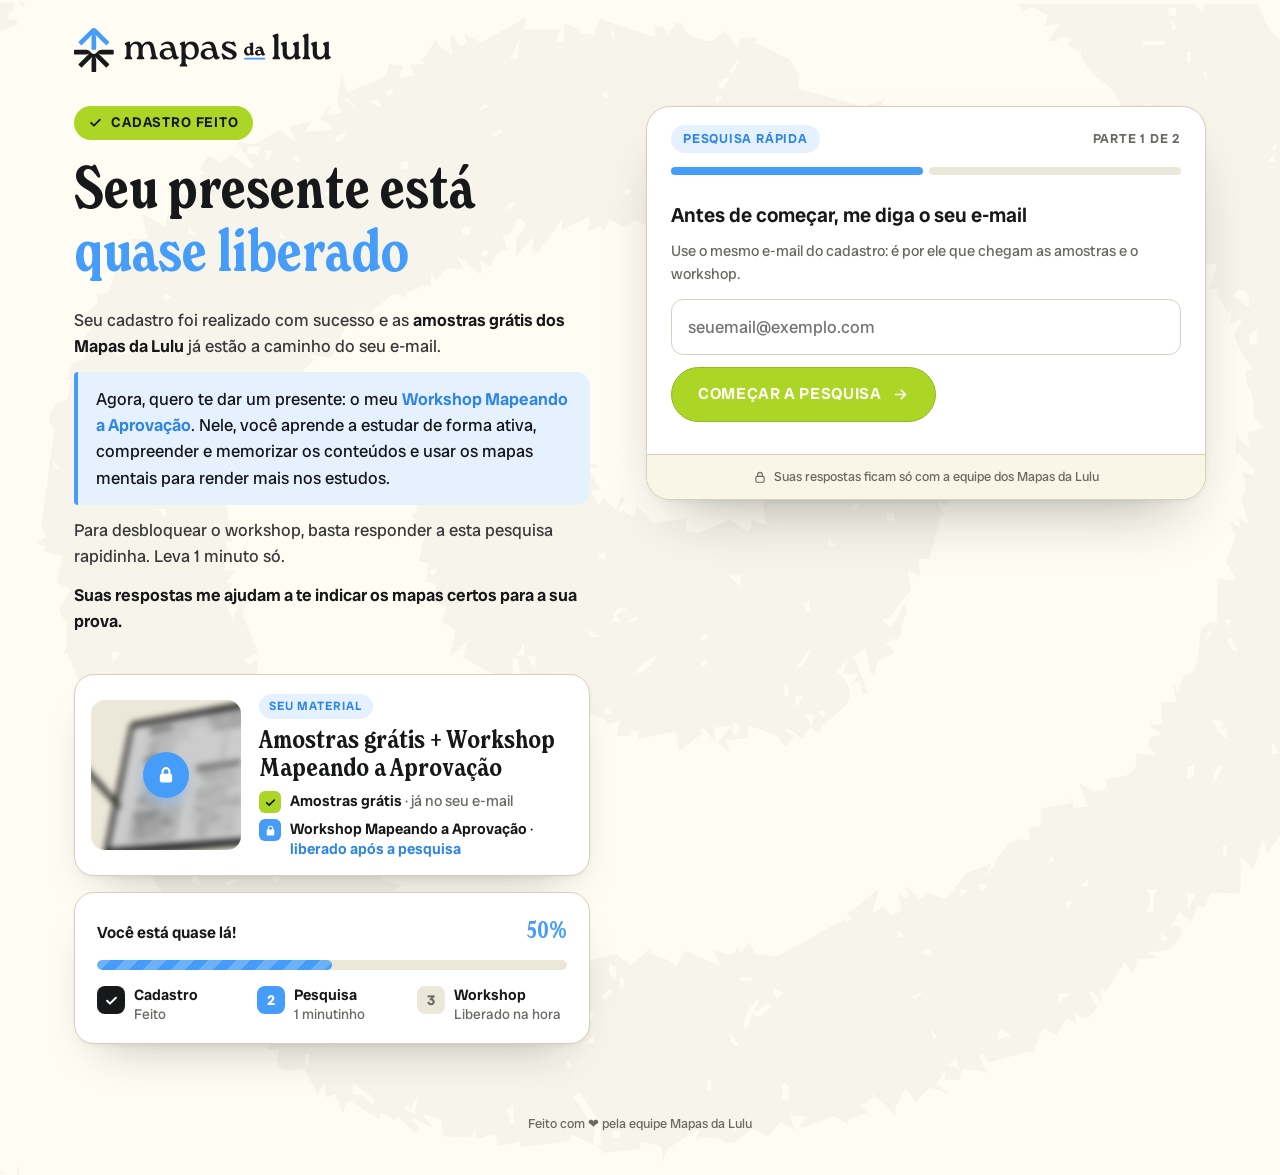
<file: obrigado.html>
<!DOCTYPE html>
<html lang="pt-BR">
<head>
<meta charset="UTF-8">
<meta name="viewport" content="width=device-width, initial-scale=1.0">
<meta name="robots" content="noindex, nofollow">
<title>Falta 1 passo para liberar seu presente | Mapas da Lulu</title>
<link rel="icon" href="img/favicon.svg">
<link rel="preload" href="fonts/NewSpirit-SemiBoldCondensed.woff2" as="font" type="font/woff2" crossorigin>
<link rel="preload" href="fonts/RadioCanadaBig-Regular.woff2" as="font" type="font/woff2" crossorigin>
<!-- ===== Meta Pixel + GA4 + Google Ads (inline, sem GTM — padrão das páginas estáticas) ===== -->
<script>
!function(f,b,e,v,n,t,s){if(f.fbq)return;n=f.fbq=function(){n.callMethod?n.callMethod.apply(n,arguments):n.queue.push(arguments)};if(!f._fbq)f._fbq=n;n.push=n;n.loaded=!0;n.version='2.0';n.queue=[];t=b.createElement(e);t.async=!0;t.src=v;s=b.getElementsByTagName(e)[0];s.parentNode.insertBefore(t,s)}(window,document,'script','https://connect.facebook.net/en_US/fbevents.js');
fbq('init','2024600270996778');
fbq('track','PageView');
</script>
<noscript><img height="1" width="1" style="display:none" src="https://www.facebook.com/tr?id=2024600270996778&ev=PageView&noscript=1" alt=""></noscript>
<script async src="https://www.googletagmanager.com/gtag/js?id=G-HV3HWG2K5X"></script>
<script>
window.dataLayer=window.dataLayer||[];function gtag(){dataLayer.push(arguments);}
gtag('js',new Date());
gtag('config','G-HV3HWG2K5X');   /* GA4 */
gtag('config','AW-769692521');   /* Google Ads */
</script>
<!-- ===== fim Meta Pixel + Google ===== -->
<style>
@font-face{font-family:'Radio Canada Big';src:url(fonts/RadioCanadaBig-Regular.woff2) format('woff2'),url(fonts/RadioCanadaBig-Regular.woff) format('woff');font-weight:400;font-display:swap}
@font-face{font-family:'Radio Canada Big';src:url(fonts/RadioCanadaBig-SemiBold.woff2) format('woff2'),url(fonts/RadioCanadaBig-SemiBold.woff) format('woff');font-weight:600;font-display:swap}
@font-face{font-family:'Radio Canada Big';src:url(fonts/RadioCanadaBig-Bold.woff2) format('woff2'),url(fonts/RadioCanadaBig-Bold.woff) format('woff');font-weight:700;font-display:swap}
@font-face{font-family:'New Spirit';src:url(fonts/NewSpirit-SemiBoldCondensed.woff2) format('woff2'),url(fonts/NewSpirit-SemiBoldCondensed.woff) format('woff');font-weight:600;font-display:swap}
:root{
  --creme:#FFFDF3;--creme-2:#F9F5E7;--creme-3:#ECE8D9;--borda:#D6D1BC;
  --tinta:#161819;--texto:#3A3B3C;--sutil:#6B6A63;
  --azul:#469CF9;--azul-esc:#2F86E6;--azul-claro:#E5F1FE;
  --verde:#ABD625;--verde-esc:#91B81D;
  --titulo:"New Spirit",Georgia,serif;--corpo:"Radio Canada Big",system-ui,-apple-system,"Segoe UI",sans-serif;
  --sombra:0 24px 50px -28px rgba(22,24,25,.35),0 2px 6px -2px rgba(22,24,25,.08);
}
*{box-sizing:border-box;margin:0;padding:0}
html{-webkit-text-size-adjust:100%;scroll-padding-top:24px}
body{background:var(--creme) url(img/bg-sobre.svg) center top/cover no-repeat;color:var(--texto);font-family:var(--corpo);font-size:17px;line-height:1.55;overflow-x:hidden;min-height:100vh}
img{display:block;max-width:100%}
b,strong{color:var(--tinta);font-weight:600}
button,input{font:inherit;color:inherit}

.topo{max-width:1180px;margin:0 auto;padding:28px 24px 0}
.topo img{height:44px;width:auto}

.grade{max-width:1180px;margin:0 auto;padding:34px 24px 70px;display:grid;grid-template-columns:minmax(0,1fr) minmax(0,560px);grid-template-areas:"intro pesq" "extras pesq";grid-template-rows:auto 1fr;column-gap:56px;align-items:start}
.intro{grid-area:intro}
.extras{grid-area:extras;display:grid;gap:16px;margin-top:28px}
.col-pesq{grid-area:pesq}

.selo{display:inline-flex;align-items:center;gap:8px;background:var(--verde);color:var(--tinta);font-weight:600;font-size:14px;letter-spacing:.06em;text-transform:uppercase;padding:6px 14px;border-radius:99px;margin-bottom:20px}
.selo svg{width:15px;height:15px}
h1{font-family:var(--titulo);font-weight:600;color:var(--tinta);font-size:clamp(40px,4.6vw,60px);line-height:1.08;margin-bottom:20px}
h1 b{color:var(--azul);font-weight:600}
.intro p{max-width:32em;margin-bottom:12px}
.intro .destaque{font-weight:600;color:var(--tinta)}

.cartao{background:#fff;border:1.5px solid var(--borda);border-radius:20px;box-shadow:var(--sombra);padding:20px 22px}
.presente{display:grid;grid-template-columns:150px 1fr;gap:18px;align-items:center;padding:16px}
.thumb{position:relative;aspect-ratio:1/1;border-radius:14px;overflow:hidden;background:var(--creme-3)}
.thumb img{width:100%;height:100%;object-fit:cover;filter:grayscale(1) blur(3px) brightness(.8);transform:scale(1.08);transition:filter .9s,transform .9s}
.cadeado{position:absolute;left:50%;top:50%;translate:-50% -50%;width:46px;height:46px;border-radius:50%;background:var(--azul);display:grid;place-items:center;transition:opacity .5s;box-shadow:0 8px 18px -8px rgba(70,156,249,.9)}
.cadeado svg{width:22px;height:22px}
.presente .rot{display:inline-block;background:var(--azul-claro);color:var(--azul-esc);font-weight:600;font-size:12px;letter-spacing:.08em;text-transform:uppercase;padding:3px 10px;border-radius:99px;margin-bottom:8px}
.presente h3{font-family:var(--titulo);font-weight:600;font-size:26px;line-height:1.1;color:var(--tinta);margin-bottom:6px}
.presente p{font-size:15px;line-height:1.45;color:var(--sutil)}
.presente .itens{list-style:none;display:grid;gap:7px;margin-top:8px}
.presente .itens li{display:flex;gap:9px;align-items:flex-start;font-size:14.5px;line-height:1.35;color:var(--sutil)}
.presente .itens .ic{flex:none;width:22px;height:22px;border-radius:6px;display:grid;place-items:center;margin-top:-1px}
.presente .itens .ic svg{width:13px;height:13px}
.presente .itens .ok .ic{background:var(--verde);color:var(--tinta)}
.presente .itens .trava .ic{background:var(--azul);color:#fff}
.presente .itens .trava{color:var(--tinta)}
.presente .itens .trava span[data-estado]{font-weight:600;color:var(--azul-esc)}
.intro .destaque-workshop{background:var(--azul-claro);border-left:4px solid var(--azul);border-radius:4px 14px 14px 4px;padding:14px 18px;color:var(--tinta)}
.intro .destaque-workshop b{color:var(--azul-esc)}
.liberado .thumb img{filter:none;transform:none}
.liberado .cadeado{opacity:0}

.progresso .topo-p{display:flex;justify-content:space-between;align-items:baseline;margin-bottom:10px}
.progresso .topo-p b{font-size:16px}
.progresso .pct{font-family:var(--titulo);font-size:24px;color:var(--azul)}
.trilho{height:10px;border-radius:99px;background:var(--creme-3);overflow:hidden}
.trilho i{display:block;height:100%;width:var(--p,50%);border-radius:99px;background:repeating-linear-gradient(-45deg,var(--azul) 0 10px,#6CB2FB 10px 20px);background-size:28px 28px;animation:anda 1s linear infinite;transition:width .6s cubic-bezier(.2,.8,.2,1)}
@keyframes anda{to{background-position:28px 0}}
.passos{display:grid;grid-template-columns:repeat(3,1fr);gap:10px;margin-top:16px;list-style:none}
.passos li{display:flex;gap:9px;align-items:flex-start;font-size:14px;line-height:1.3;color:var(--sutil)}
.passos li b{display:block;font-size:14.5px}
.passos .bola{flex:none;width:28px;height:28px;border-radius:8px;display:grid;place-items:center;font-weight:700;font-size:14px;background:var(--creme-3);color:var(--sutil)}
.passos .bola svg{width:15px;height:15px}
.passos .feito .bola{background:var(--tinta);color:#fff}
.passos .agora .bola{background:var(--azul);color:#fff}

.pesq{background:#fff;border:1.5px solid var(--borda);border-radius:24px;box-shadow:0 30px 60px -30px rgba(22,24,25,.4),0 2px 6px -2px rgba(22,24,25,.08);overflow:hidden}
.pesq-topo{display:flex;align-items:center;gap:12px;padding:18px 24px 14px}
.chip{background:var(--azul-claro);color:var(--azul-esc);font-weight:600;font-size:13px;letter-spacing:.06em;text-transform:uppercase;padding:4px 12px;border-radius:99px}
.pesq-topo .etapa{margin-left:auto;font-weight:600;font-size:13px;letter-spacing:.06em;text-transform:uppercase;color:var(--sutil)}
.pesq-barra{display:grid;grid-template-columns:1fr 1fr;gap:6px;padding:0 24px 12px}
.pesq-barra i{display:block;height:8px;border-radius:99px;background:var(--creme-3);transition:background .4s}
.pesq-barra i.on{background:var(--azul)}
.pesq-corpo{padding:6px 24px 26px}
.tally{display:block;width:100%;border:0;min-height:560px}
.tally[hidden],.pede-email[hidden],.pesq-corpo[hidden]{display:none}
.pede-email{display:grid;gap:12px;padding:10px 0 6px}
.pede-email label{font-size:20px;font-weight:600;color:var(--tinta);line-height:1.25}
.pede-email p{color:var(--sutil);font-size:15px}
.pede-email input{width:100%;font-size:17px;padding:14px 16px;border:1.5px solid var(--borda);border-radius:12px;background:#fff;color:var(--tinta)}
.pede-email input:focus{outline:none;border-color:var(--azul);box-shadow:0 0 0 3px rgba(70,156,249,.2)}
.pede-email .erro{color:#B42318;font-size:14px}
.pede-email .erro[hidden]{display:none}
.btn{display:inline-flex;align-items:center;justify-content:center;gap:10px;justify-self:start;border:1px solid var(--verde-esc);cursor:pointer;text-decoration:none;background:var(--verde);color:var(--creme);font-weight:600;font-size:16px;letter-spacing:.04em;text-transform:uppercase;padding:14px 26px;border-radius:999px;transition:background .3s}
.btn:hover{background:var(--verde-esc)}
.btn svg{width:17px;height:17px}

.indo{display:grid;justify-items:start;gap:10px;padding:34px 26px}
.indo[hidden]{display:none}
.indo .ok{width:58px;height:58px;border-radius:50%;background:var(--verde);display:grid;place-items:center;animation:pula .6s cubic-bezier(.2,1.6,.4,1) both}
.indo .ok svg{width:28px;height:28px}
@keyframes pula{from{transform:scale(.3);opacity:0}}
.indo h2{font-family:var(--titulo);font-weight:600;font-size:38px;line-height:1.05;color:var(--tinta)}
.indo a{color:var(--azul-esc)}

.privado{display:flex;align-items:center;justify-content:center;gap:7px;padding:12px;border-top:1px solid var(--borda);font-size:13px;color:var(--sutil);background:var(--creme-2)}
.privado svg{width:14px;height:14px}

.rodape{text-align:center;font-size:13px;color:var(--sutil);padding:0 24px 40px}

@media (max-width:980px){
  .grade{grid-template-columns:minmax(0,1fr);grid-template-areas:"intro" "pesq" "extras";padding-top:24px}
  .col-pesq{margin-top:8px}
  .intro p{max-width:none}
}
@media (max-width:640px){
  .topo{padding:20px 16px 0}
  .topo img{height:36px}
  .grade{padding-left:16px;padding-right:16px}
  .pesq-topo{padding:16px 16px 12px}
  .pesq-barra{padding:0 16px 12px}
  .pesq-corpo{padding:4px 16px 22px}
  .presente{grid-template-columns:104px 1fr}
  .passos{grid-template-columns:1fr;gap:8px}
}
@media (prefers-reduced-motion:reduce){*,*::before,*::after{animation:none!important;transition:none!important}}
</style>
</head>
<body>

<header class="topo"><img src="img/logo-azul.svg" alt="Mapas da Lulu" width="180" height="44"></header>

<main class="grade">
  <section class="intro">
    <span class="selo"><svg viewBox="0 0 24 24" fill="none" stroke="currentColor" stroke-width="3" stroke-linecap="round" stroke-linejoin="round"><path d="M5 12.5l4.5 4.5L19 7.5"/></svg>Cadastro feito</span>
    <h1>Seu presente está <b>quase liberado</b></h1>
    <p>Seu cadastro foi realizado com sucesso e as <b>amostras grátis dos Mapas da Lulu</b> já estão a caminho do seu e-mail.</p>
    <p class="destaque-workshop">Agora, quero te dar um presente: o meu <b>Workshop Mapeando a Aprovação</b>. Nele, você aprende a estudar de forma ativa, compreender e memorizar os conteúdos e usar os mapas mentais para render mais nos estudos.</p>
    <p>Para desbloquear o workshop, basta responder a esta pesquisa rapidinha. Leva 1 minuto só.</p>
    <p class="destaque">Suas respostas me ajudam a te indicar os mapas certos para a sua prova.</p>
  </section>

  <div class="col-pesq">
    <div class="pesq" id="pesquisa">
      <div class="pesq-topo">
        <span class="chip">Pesquisa rápida</span>
        <span class="etapa" data-etapa>Parte 1 de 2</span>
      </div>
      <div class="pesq-barra" aria-hidden="true"><i class="on" data-seg="1"></i><i data-seg="2"></i></div>

      <div class="pesq-corpo" data-corpo>
        <form class="pede-email" data-pede-email hidden novalidate>
          <label for="pe-email">Antes de começar, me diga o seu e-mail</label>
          <p>Use o mesmo e-mail do cadastro: é por ele que chegam as amostras e o workshop.</p>
          <input id="pe-email" type="email" name="email" autocomplete="email" inputmode="email" placeholder="seuemail@exemplo.com" required>
          <span class="erro" data-erro hidden>Confira o e-mail: parece que falta alguma coisa.</span>
          <button class="btn" type="submit">Começar a pesquisa <svg viewBox="0 0 24 24" fill="none" stroke="currentColor" stroke-width="2.4" stroke-linecap="round"><path d="M5 12h14M13 6l6 6-6 6"/></svg></button>
        </form>
        <iframe class="tally" data-tally-src="https://tally.so/embed/Z9E6Gy?alignLeft=1&amp;hideTitle=1&amp;transparentBackground=1&amp;dynamicHeight=1" width="100%" height="560" frameborder="0" marginheight="0" marginwidth="0" title="Pesquisa rápida das amostras"></iframe>
      </div>

      <div class="indo" data-indo hidden tabindex="-1">
        <div class="ok"><svg viewBox="0 0 24 24" fill="none" stroke="#161819" stroke-width="3" stroke-linecap="round" stroke-linejoin="round"><path d="M5 12.5l4.5 4.5L19 7.5"/></svg></div>
        <h2>Workshop liberado!</h2>
        <p>Estou te levando para a página das suas amostras e do workshop…</p>
        <p><a href="obrigado-final.html" data-ir>Se não abrir sozinha, clique aqui.</a></p>
      </div>

      <div class="privado"><svg viewBox="0 0 24 24" fill="none" stroke="currentColor" stroke-width="2" stroke-linecap="round"><rect x="5" y="11" width="14" height="10" rx="2"/><path d="M8 11V8a4 4 0 0 1 8 0v3"/></svg>Suas respostas ficam só com a equipe dos Mapas da Lulu</div>
    </div>
  </div>

  <aside class="extras">
    <div class="cartao presente" data-presente>
      <div class="thumb"><img src="img/mockup-obrigado.webp" alt="" loading="lazy">
        <div class="cadeado"><svg viewBox="0 0 32 32" fill="none" stroke="#fff" stroke-width="3" stroke-linecap="round"><rect x="7" y="14" width="18" height="13" rx="3" fill="#fff" stroke="none"/><path d="M11 14v-3a5 5 0 0 1 10 0v3"/></svg></div>
      </div>
      <div>
        <span class="rot">Seu material</span>
        <h3>Amostras grátis + Workshop Mapeando a Aprovação</h3>
        <ul class="itens">
          <li class="ok"><span class="ic" aria-hidden="true"><svg viewBox="0 0 24 24" fill="none" stroke="currentColor" stroke-width="3.2" stroke-linecap="round" stroke-linejoin="round"><path d="M5 12.5l4.5 4.5L19 7.5"/></svg></span><span><b>Amostras grátis</b> · já no seu e-mail</span></li>
          <li class="trava" data-item-workshop><span class="ic" aria-hidden="true"><svg viewBox="0 0 24 24" fill="currentColor"><path d="M7 10V8a5 5 0 0 1 10 0v2h1a1 1 0 0 1 1 1v9a1 1 0 0 1-1 1H6a1 1 0 0 1-1-1v-9a1 1 0 0 1 1-1h1zm2 0h6V8a3 3 0 0 0-6 0v2z"/></svg></span><span><b>Workshop Mapeando a Aprovação</b> · <span data-estado>liberado após a pesquisa</span></span></li>
        </ul>
      </div>
    </div>

    <div class="cartao progresso">
      <div class="topo-p"><b data-prog-tit>Você está quase lá!</b><span class="pct" data-pct>50%</span></div>
      <div class="trilho"><i data-prog></i></div>
      <ol class="passos">
        <li class="feito"><span class="bola"><svg viewBox="0 0 24 24" fill="none" stroke="currentColor" stroke-width="3.2" stroke-linecap="round" stroke-linejoin="round"><path d="M5 12.5l4.5 4.5L19 7.5"/></svg></span><span><b>Cadastro</b>Feito</span></li>
        <li class="agora" data-passo="2"><span class="bola">2</span><span><b>Pesquisa</b>1 minutinho</span></li>
        <li data-passo="3"><span class="bola">3</span><span><b>Workshop</b>Liberado na hora</span></li>
      </ol>
    </div>
  </aside>
</main>

<p class="rodape">Feito com ❤️ pela equipe Mapas da Lulu</p>

<script>
(() => {
  const $ = (s, c = document) => c.querySelector(s), $$ = (s, c = document) => [...c.querySelectorAll(s)];
  const params = new URLSearchParams(location.search);

  /* Para onde a pessoa vai depois da pesquisa */
  const FINAL = 'obrigado-final.html';
  /* O Kit não é chamado aqui: o cadastro já aplica a tag "Baixaram amostras",
     que dispara a automação "Boas-vindas Amostras" (e-mail com as amostras + bônus). */
  const UTMS = ['utm_source', 'utm_medium', 'utm_campaign', 'utm_content', 'utm_term'];

  /* Dados do cadastro (o index.html guarda no sessionStorage antes de redirecionar) */
  let cad = {};
  try { cad = JSON.parse(sessionStorage.getItem('mdl_amostras') || '{}') || {}; } catch (_) {}

  /* ---------- Tally (form Z9E6Gy). O e-mail e as UTMs da URL vão para os campos ocultos. ---------- */
  const ifr = $('.tally');
  const direto = () => {
    const q = new URLSearchParams();
    new URLSearchParams(location.search).forEach((v, k) => { if (['email'].concat(UTMS).includes(k)) q.set(k, v); });
    ifr.src = ifr.dataset.tallySrc + ([...q].length ? '&' + q : '');
  };
  const carrega = () => { if (window.Tally) Tally.loadEmbeds(); else if (!ifr.src) direto(); };
  const iniciaTally = () => {
    const sc = document.createElement('script');
    sc.src = 'https://tally.so/widgets/embed.js'; sc.onload = carrega; sc.onerror = carrega;
    document.body.appendChild(sc);
  };
  const emailOk = v => /^[^\s@]+@[^\s@]+\.[^\s@]{2,}$/.test(v || '');

  /* Sem e-mail na URL (ex.: link direto), a pessoa digita o e-mail antes da pesquisa */
  if (!emailOk(params.get('email')) && emailOk(cad.email)) {
    params.set('email', cad.email);
    history.replaceState(null, '', location.pathname + '?' + params + location.hash);
  }
  if (emailOk(params.get('email'))) iniciaTally();
  else {
    const pe = $('[data-pede-email]'), campo = $('#pe-email'), erro = $('[data-erro]');
    ifr.hidden = true; pe.hidden = false;
    pe.addEventListener('submit', e => {
      e.preventDefault();
      const v = campo.value.trim().toLowerCase();
      if (!emailOk(v)) { erro.hidden = false; campo.focus(); return; }
      params.set('email', v);
      history.replaceState(null, '', location.pathname + '?' + params + location.hash);
      pe.hidden = true; ifr.hidden = false;
      iniciaTally();
    });
    campo.addEventListener('input', () => { erro.hidden = true; });
  }

  /* ---------- Pontuação do lead (regras de nov/2026) ----------
     Área: Fiscal/Controle +2 · Tribunais/Legislativa +1 · Saúde, Educação, Prefeitura, Bancária, Militar, Conselhos −1
     Tempo de estudo: 1 ano ou mais +1 · Horas/dia: 2h ou mais +1, menos de 1h ou não estuda −1
     Escolaridade: sem superior completo −1 · Idade: 25 a 35 +1
     Renda individual: acima de R$ 5 mil +1 · Renda familiar: acima de R$ 10 mil +1
     "Prova em vista" não pontua. Faixa: −3 a 7. */
  const REGRAS = [
    { t: 'área de concurso', pts: [[2, ['Área Fiscal', 'Área de Controle']], [1, ['Tribunais', 'Área Legislativa']],
      [-1, ['Área da Saúde', 'Área de Educação', 'Prefeitura', 'Área Bancária e Financeira', 'Área Militar', 'Conselhos de Classe (OAB, CFC, CRM...)']]] },
    { t: 'quanto tempo você estuda para', pts: [[1, ['Entre 1 e 2 anos', 'Entre 2 e 4 anos', 'Entre 4 e 6 anos', 'Mais de 6 anos']]] },
    { t: 'estuda por dia', pts: [[1, ['2h a 3h', '3h a 4h', 'Mais de 4h']], [-1, ['Menos de 1h', 'Não estou estudando']]] },
    { t: 'escolaridade', pts: [[-1, ['Ensino fundamental incompleto', 'Ensino fundamental completo', 'Ensino médio incompleto', 'Ensino médio completo', 'Ensino superior incompleto']]] },
    { t: 'faixa etária', pts: [[1, ['25 a 30 anos', '31 a 35 anos']]] },
    { t: 'renda individual', pts: [[1, ['R$ 5.001 a R$ 8.000', 'Mais de R$ 8.000']]] },
    { t: 'renda mensal da sua família', pts: [[1, ['Mais de R$ 10.000']]] }
  ];
  /* Textos escolhidos numa pergunta. Lê só a resposta (não a lista de opções) e,
     se o Tally mandar ids, troca pelo texto da opção. */
  function escolhidos(f) {
    const vals = [];
    const push = x => {
      if (x == null) return;
      if (Array.isArray(x)) x.forEach(push);
      else if (typeof x === 'object') { if (x.text != null) vals.push(String(x.text)); else { push(x.value); push(x.raw); } }
      else vals.push(String(x));
    };
    push(f.answer !== undefined ? f.answer : f.value);
    const opts = Array.isArray(f.options) ? f.options : [];
    return vals.map(v => { const o = opts.find(o => o && o.id === v); return o ? String(o.text) : v; });
  }
  function pontua(fields) {
    let score = 0;
    REGRAS.forEach(r => {
      const f = (fields || []).find(x => String(x.title || x.label || '').toLowerCase().includes(r.t));
      if (!f) return;
      const sel = escolhidos(f);
      for (const [p, ops] of r.pts) { if (ops.some(o => sel.includes(o))) { score += p; break; } }
    });
    return score;
  }

  /* ---------- Barra de progresso ---------- */
  function progresso(pct, barra) {
    $$('[data-seg]').forEach(i => i.classList.toggle('on', +i.dataset.seg <= barra));
    $('[data-pct]').textContent = pct + '%';
    $('[data-prog]').style.setProperty('--p', pct + '%');
  }

  let feito = false;
  window.addEventListener('message', e => {
    let host = ''; try { host = new URL(e.origin).hostname; } catch (_) { return; }
    if (!/(^|\.)tally\.so$/.test(host)) return;
    let d; try { d = typeof e.data === 'string' ? JSON.parse(e.data) : e.data; } catch (_) { return; }
    if (!d || !d.event) return;
    if (d.event === 'Tally.FormResize' && d.payload && d.payload.height) ifr.style.height = d.payload.height + 'px';
    if (d.event === 'Tally.FormPageView' && d.payload && d.payload.page <= 2) {
      const n = d.payload.page;
      $('[data-etapa]').textContent = `Parte ${n} de 2`;
      progresso(n === 1 ? 50 : 75, n);
      if (n === 2) $('#pesquisa').scrollIntoView({ behavior: 'smooth', block: 'start' });
    }
    if (d.event === 'Tally.FormSubmitted' && !feito) { feito = true; concluiu(d.payload || {}); }
  });

  function concluiu(payload) {
    const email = (params.get('email') || '').toLowerCase();
    const score = pontua(payload.fields);
    console.log('[MDL] score pesquisa amostras:', score);

    /* Pixel: CompleteRegistration para todos; LeadQualificado (4+ pontos) uma vez por e-mail neste navegador */
    try { if (window.fbq) fbq('track', 'CompleteRegistration', { content_name: 'pesquisa-amostras' }); } catch (_) {}
    try { if (window.gtag) gtag('event', 'pesquisa_amostras', { score: score, transport_type: 'beacon' }); } catch (_) {}
    try {
      const chave = 'mdl_lq_amostras_' + (email || payload.respondentId || '');
      let ja = false; try { ja = !!localStorage.getItem(chave); } catch (_) {}
      if (score >= 4 && !ja && window.fbq) {
        fbq('trackCustom', 'LeadQualificado', { score: score, origem: 'amostras', value: [15, 26, 46, 73, 104, 160, 203, 203][score] || 0, currency: 'BRL' }, { eventID: 'lq_amostras_' + (payload.id || email) });
        try { localStorage.setItem(chave, '1'); } catch (_) {}
      }
    } catch (_) {}

    try { sessionStorage.setItem('mdl_amostras', JSON.stringify(Object.assign({}, cad, { email: email || cad.email || '', pesquisa: 1 }))); } catch (_) {}

    /* Mostra a confirmação e segue para a página final */
    $('[data-corpo]').hidden = true;
    const indo = $('[data-indo]'); indo.hidden = false;
    $('[data-etapa]').textContent = 'Concluída';
    progresso(100, 2);
    $('[data-prog-tit]').textContent = 'Tudo certo!';
    $$('[data-passo]').forEach(li => { li.className = 'feito'; $('.bola', li).innerHTML = $('.passos .feito .bola').innerHTML; });
    $('[data-presente]').classList.add('liberado');
    $('[data-estado]').textContent = 'liberado!';
    $('[data-item-workshop]').className = 'ok';
    $('[data-item-workshop] .ic').innerHTML = $('.itens .ok .ic').innerHTML;
    indo.focus({ preventScroll: true });

    const destino = FINAL + location.search;
    $('[data-ir]').href = destino;
    const espera = ms => new Promise(r => setTimeout(r, ms));
    /* 1,2 s: tempo para o pixel enviar os eventos e para a pessoa ver a confirmação */
    espera(1200).then(() => { location.href = destino; });
  }
})();
</script>
</body>
</html>
</file>
<file: style-v2.css>
body,h1,h2,h3,h4,h5,h6,html{padding:0;margin:0}#hero header .menu ul li a,a.btn{text-decoration:none;font-size:16px;font-weight:400;text-transform:uppercase;line-height:110%}#depoimentos,#hero,#sobre{background-size:cover}#aprovam,#hero,#sobre,.carousel-concursos{position:relative}@font-face{font-family:'Radio Canada Big';src:url('fonts/RadioCanadaBig-Regular.woff2') format('woff2'),url('fonts/RadioCanadaBig-Regular.woff') format('woff');font-weight:400;font-style:normal;font-display:swap}@font-face{font-family:'Radio Canada Big';src:url('fonts/RadioCanadaBig-Bold.woff2') format('woff2'),url('fonts/RadioCanadaBig-Bold.woff') format('woff');font-weight:700;font-style:normal;font-display:swap}@font-face{font-family:'Radio Canada Big';src:url('fonts/RadioCanadaBig-SemiBold.woff2') format('woff2'),url('fonts/RadioCanadaBig-SemiBold.woff') format('woff');font-weight:600;font-style:normal;font-display:swap}@font-face{font-family:'New Spirit';src:url('fonts/NewSpirit-SemiBoldCondensed.woff2') format('woff2'),url('fonts/NewSpirit-SemiBoldCondensed.woff') format('woff');font-weight:600;font-style:normal;font-display:swap}*{outline:0}body,html{font-family:'Radio Canada Big',sans-serif;background-color:#fffdf3;overflow-x:clip;scroll-behavior:smooth}a.btn{padding:12px 20px;background-color:#128c7e;border:1px solid #0f675d;border-radius:100px;transition:.5s;display:flex}.form-inpage button:hover,a.btn:hover{background-color:#0f675d}#popup button .btn-wrapper,a.btn .btn-wrapper{display:flex;align-items:center;gap:20px}#hero,#hero .hero-content{flex-direction:column;display:flex}#popup button .btn-text,.form-inpage button .btn-text,a.btn .btn-text{color:#fffdf3;padding-top:2px}#popup button .btn-icon,.carousel-numeros .carousel-item .img-numero,.form-inpage button .btn-icon,a.btn .btn-icon{display:flex}#hero{width:100%;min-height:100vh;align-items:center;background-image:url(img/bg-hero.webp);background-position:bottom center;background-repeat:no-repeat}#hero header{width:calc(100% - 120px);padding:60px 60px 0;display:flex;justify-content:space-between}#hero header .menu ul{list-style:none;display:flex;gap:24px;align-items:center;margin:0}#hero header .menu ul li a{color:#161819;display:flex}#hero .hero-content{width:1140px;align-items:center;margin-top:80px}#hero .hero-content h1{font-family:"New Spirit",serif;font-size:66px;line-height:115%;color:#161819;font-weight:600;width:100%;text-align:center;margin:0 0 12px}#aprovam .col-esquerda h2 b,#depoimentos h2 b,#hero .hero-content h1 b,#popup form h2 b,#sobre .col-esquerda .txt-sobre h4 b,.form-inpage h2 b{color:#469cf9;font-weight:600}#hero .hero-content h2{font-size:32px;line-height:140%;color:rgba(22,24,25,.8);font-weight:400;text-align:center;width:100%}#aprovam .col-esquerda h2,#depoimentos h2,#popup form h2,.carousel-concursos .carousel-item .nome-concurso,.carousel-numeros .carousel-item,.form-inpage h2{font-family:"New Spirit",serif;font-weight:600}#hero .hero-content a.btn-large{font-size:22px;font-weight:700;padding:20px 35px;margin-top:30px;margin-bottom:80px}#hero::after{content:'';width:100%;height:350px;position:absolute;bottom:0;left:0;z-index:2;background:linear-gradient(to bottom,rgba(255,253,243,0) 0,rgba(255,253,243,.8) 50%,#fffdf3 75%,#fffdf3 100%)}.form-inpage{display:flex;background-color:#f9f5e7;border:2px solid #ebe4cb;border-radius:24px;padding:30px 20px;margin:24px 0 50px;box-shadow:0 40px 40px -20px rgba(0,0,0,.15)}#depoimentos,.rodape{border-top:2px solid #e6dfca}#popup form ._form-content,.form-inpage ._form-content{width:100%;display:flex;flex-direction:column;align-items:center}#popup form ._x63870423,.form-inpage ._x63870423{max-width:100%;width:100%}#popup form h2,.form-inpage h2{font-size:42px;line-height:120%;color:#161819;margin-bottom:30px;text-align:center}#popup form input,#popup form select,.form-inpage input,.form-inpage select{width:500px;height:30px;border-radius:10px;outline:0;background-color:#f9f5e7;border:2px solid #ebe4cb;font-family:"Radio Canada Big",sans-serif;font-size:18px;padding:15px 20px;margin-bottom:10px;color:#161819}#popup button,.form-inpage button{padding:12px 20px;transition:.5s;text-decoration:none;text-transform:uppercase;line-height:110%;cursor:pointer}#popup form select,.form-inpage select{height:64px;width:544px}.form-inpage select:required:invalid{color:rgba(0,0,0,.5)}.form-inpage input::placeholder{color:rgba(0,0,0,.5)}#popup form select option,.form-inpage select option{color:#161819}.form-inpage button{width:540px;height:64px;background-color:#128c7e;border:1px solid #0f675d;border-radius:10px;font-size:18px;display:flex;font-family:"Radio Canada Big",sans-serif;font-weight:700}.form-inpage button .btn-wrapper{width:100%;display:flex;align-items:center;justify-content:space-between;gap:20px}.carousel-concursos{width:100%;padding:0;display:flex;overflow-x:clip}.carousel-concursos .carousel-slider,.carousel-concursos .carousel-wrapper{display:flex;gap:20px;width:max-content;transition:none}.carousel-concursos .carousel-item{display:flex;width:max-content;gap:0;border:2px solid #ebe4cb;border-radius:12px;height:100px;background-color:#f9f5e7}.carousel-concursos .carousel-item .img-concurso{display:flex;padding:10px;border-right:2px solid #ebe4cb}.carousel-concursos .carousel-item .txt-concurso{display:flex;gap:12px;align-items:center;padding:0 20px}.carousel-concursos .carousel-item .numero-aprovados{font-size:72px;color:#469cf9;font-family:"New Spirit",serif;font-weight:600;line-height:100%;padding-top:10px}.carousel-concursos .carousel-item .txt-apoio-wrapper{display:flex;flex-direction:column;font-size:22px;color:rgba(22,24,25,.8)}#aprovam,#aprovam .col-esquerda{flex-direction:column;display:flex}.carousel-concursos .carousel-item .nome-concurso{font-size:30px;text-transform:uppercase;color:#161819;line-height:100%}#aprovam{width:100%;align-items:center}#aprovam .container,.rodape .container{width:1140px;display:flex;justify-content:space-between;align-items:center}#aprovam .col-esquerda{width:50%;padding:120px 0}#aprovam .col-esquerda h2{font-size:54px;line-height:120%;color:#161819;margin-bottom:30px}#aprovam .col-esquerda .lista-beneficios{display:flex;flex-direction:column;gap:18px}#aprovam .col-esquerda .lista-beneficios .beneficio{display:flex;gap:15px;align-items:center}#aprovam .col-direita .carousel-previas .carousel-slider,#aprovam .col-direita .carousel-previas .carousel-wrapper{flex-direction:column;gap:20px;height:max-content;display:flex}#aprovam .col-esquerda .lista-beneficios .txt-beneficio{font-size:18px;line-height:125%;color:rgba(22,24,25,.8)}#aprovam .col-direita{width:41.67%;display:flex}#aprovam .col-direita .carousel-previas{width:100%;display:flex;max-height:730px;overflow-y:clip;position:relative}#depoimentos,#sobre .col-esquerda{flex-direction:column}#aprovam .col-direita .carousel-previas img{border-radius:20px;border:2px solid #e6dfca;box-shadow:0 20px 20px -10px rgba(0,0,0,.1)}#aprovam .col-direita .carousel-previas::before{content:'';width:100%;height:100%;position:absolute;top:0;left:0;background:linear-gradient(to bottom,#fffdf3 0,rgba(255,253,243,0) 30%,rgba(255,253,243,0) 50%,rgba(255,253,243,0) 70%,#fffdf3 100%);z-index:2}#aprovam .seta-direita{position:absolute;right:0;top:-30px;z-index:2;display:flex}#aprovam .seta-esquerda{position:absolute;left:0;bottom:-200px;z-index:2;display:flex}#depoimentos{width:100%;display:flex;align-items:center;background-color:rgba(230,223,202,.3);padding:120px 0;background-image:url(img/bg-depoimentos.svg);background-position:center center}#depoimentos .avaliacao-hotmart{display:flex;align-items:center;background-color:rgba(70,156,249,.05);border:1px solid rgba(70,156,249,.3);padding:5px 15px 5px 5px;gap:10px;border-radius:100px}#depoimentos .avaliacao-hotmart .estrela{display:flex;align-items:center;gap:12px;font-size:18px;font-weight:700;color:#469cf9;line-height:100%;letter-spacing:-2%;background-color:#fffdf3;padding:7px 12px;border-radius:100px}#depoimentos .avaliacao-hotmart .txt-avaliacao{font-size:18px;color:#469cf9;font-weight:400;line-height:100%}#depoimentos h2{font-size:54px;line-height:120%;color:#161819;margin:30px 0 48px;text-align:center}#depoimentos .carousel-depoimentos{width:100%;display:flex}#depoimentos .carousel-depoimentos .carousel-wrapper{display:flex;gap:20px;width:max-content}#depoimentos .carousel-depoimentos .carousel-slider{display:flex;gap:20px;width:max-content;align-items:start}#depoimentos .carousel-depoimentos img{border-radius:18px;border:2px solid rgba(0,0,0,.15)}.carousel-numeros{width:120%;display:flex;background-color:#469cf9;padding:10px 0;transform:rotate(-1deg);margin-top:-20px;margin-left:-10%}.carousel-numeros .carousel-slider,.carousel-numeros .carousel-wrapper{display:flex;gap:30px;width:max-content;align-items:center}.carousel-numeros .carousel-item{display:flex;align-items:center;gap:10px;font-size:24px;color:#fffdf3;text-transform:uppercase;line-height:120%}#sobre{width:100%;display:flex;justify-content:center;padding:145px 0 120px;background-image:url(img/bg-sobre.svg);margin-top:-25px}#sobre .container{width:1140px;display:flex;align-items:center}#sobre .col-direita,#sobre .col-esquerda{width:50%;display:flex}#sobre .col-esquerda h3{font-size:48px;color:rgba(22,24,25,.8);line-height:120%;font-weight:400}#sobre .col-esquerda .txt-sobre h4,#sobre .col-esquerda h2{line-height:120%;font-weight:600;font-family:"New Spirit",serif}#sobre .col-esquerda h2{font-size:84px;color:#469cf9;margin-bottom:12px}#sobre .col-esquerda .txt-sobre{font-size:22px;color:#161819;line-height:140%}#sobre .col-esquerda .txt-sobre p:first-child{margin-top:0}#sobre .col-esquerda .txt-sobre h4{font-size:36px;color:#161819;margin:24px 0 14px}#sobre .col-esquerda .txt-sobre ul{list-style:none;padding:0;margin:0;display:flex;flex-direction:column;gap:10px}#popup .popup-wrapper,.rodape{justify-content:center;position:relative}#popup,#popup form,.rodape{width:100%}#sobre .col-direita img{margin-left:-30px}#sobre .seta-direita{position:absolute;right:0;top:100px;z-index:2;display:flex}.rodape{height:125px;display:flex;background-color:#f8f5e8;margin-top:-5px}.rodape .txt-rodape{font-size:18px;color:rgba(22,24,25,.8)}.rodape .seta-esquerda{position:absolute;left:0;bottom:0;z-index:2;display:flex}#popup{height:100%;position:fixed;top:0;left:0;background-color:rgba(0,0,0,.8);display:flex;z-index:9}#popup.fechada{display:none}#popup .popup-wrapper{width:100%;height:100%;display:flex;align-items:center}#popup .popup-content{width:720px;height:max-content;background-color:#fffdf3;border-radius:25px;padding:50px;display:flex;justify-content:center;position:relative}#popup .popup-content .fechar-popup{position:absolute;top:20px;right:20px;font-size:24px;color:#e6dfca;cursor:pointer;font-family:"New Spirit",serif}#popup form select:required:invalid{color:rgba(0,0,0,.5)}#popup form input::placeholder{color:rgba(0,0,0,.5)}#popup button{background-color:#abd625;border:1px solid #91b81d;border-radius:100px;font-size:18px;display:flex;font-family:"Radio Canada Big",sans-serif;font-weight:700}#popup button:hover{background-color:#91b81d}
</file>
<file: mobile-v2.css>
@media (min-width:1025px) and (max-width:1680px){#aprovam .seta-direita{right:0}#aprovam .seta-esquerda{bottom:-120px}#aprovam .seta-direita img,#aprovam .seta-esquerda img{width:200px}#sobre .seta-direita img{width:300px}}@media (max-width:1024px){#hero .hero-content h2 br,#hero header .menu,.hidden-tablet,.rodape .seta-esquerda{display:none}.container,.hero-content,img.hero-mockup{max-width:calc(100% - 40px)}#hero{min-height:unset}#hero header{justify-content:center}#hero .hero-content h1{font-size:54px}#hero .hero-content h2{font-size:24px}#sobre .container{flex-direction:column-reverse}#sobre .col-direita,#sobre .col-esquerda{width:100%;display:flex;flex-direction:column;align-items:center;text-align:center}#sobre .col-direita img{margin-left:0}#popup .popup-content{width:calc(100% - 80px);padding:40px 20px}#aprovam .seta-direita{right:0}#aprovam .seta-esquerda{bottom:-120px}#aprovam .seta-direita img,#aprovam .seta-esquerda img,#sobre .seta-direita img{width:200px}}@media (max-width:767px){#hero .hero-content a.btn-large,.form-inpage button{font-size:14px;letter-spacing:-.02em;padding:10px 15px}.hidden-mobile{display:none}.container{flex-direction:column}#hero .hero-content{margin-top:48px}#hero .hero-content h1{font-size:36px}#hero .hero-content h2,.carousel-concursos .carousel-item .nome-concurso{font-size:18px}#aprovam .col-esquerda h2,#depoimentos h2{font-size:28px;text-align:center}#hero .hero-content a.btn-large{margin:15px 0 36px}#hero .hero-content a.btn-large img{height:24px;width:auto}#hero .hero-mockup{min-width:125%;max-width:125%}#hero::after{height:100px}.form-inpage form input,.form-inpage form select{width:250px;height:30px;padding:10px 15px;font-size:16px}.form-inpage button,.form-inpage form select{width:284px;height:54px}.carousel-concursos .carousel-item{height:60px}.carousel-concursos .carousel-item .img-concurso{padding:5px;display:flex}.carousel-concursos .carousel-item .img-concurso img{height:50px;width:50px}.carousel-concursos .carousel-item .txt-concurso{padding:0 10px}.carousel-concursos .carousel-item .numero-aprovados{font-size:50px}#aprovam .col-esquerda .lista-beneficios .txt-beneficio,#sobre .col-esquerda .txt-sobre,.carousel-concursos .carousel-item .txt-apoio-wrapper,.rodape .txt-rodape{font-size:16px}#aprovam{padding-top:80px}#aprovam .col-direita,#aprovam .col-esquerda{width:100%;padding:0;align-items:center}#aprovam .col-esquerda .lista-beneficios{width:80%}#aprovam .col-direita .carousel-previas{justify-content:center;max-height:500px}#aprovam .col-direita img{width:300px}#depoimentos{padding:80px 0}#depoimentos .avaliacao-hotmart .estrela{font-size:14px;gap:6px}#depoimentos .avaliacao-hotmart .txt-avaliacao{font-size:14px}#depoimentos h2{margin-bottom:24px}#depoimentos .carousel-depoimentos img{width:280px}#sobre{padding:60px 0 80px}#sobre .container{gap:20px}#sobre .col-direita img{max-width:100%}#sobre .col-esquerda .txt-sobre h4,#sobre .col-esquerda h3{font-size:24px}#sobre .col-esquerda h2{font-size:48px}.rodape{height:unset;padding:30px 0}.rodape .container{gap:10px}.rodape img{width:200px}#aprovam .seta-direita{right:0;top:-15px}#aprovam .seta-esquerda{bottom:-50px}#aprovam .seta-direita img,#aprovam .seta-esquerda img{width:100px}#sobre .seta-direita img,.rodape .seta-esquerda img{width:150px}.rodape .seta-esquerda{display:flex;left:-50px}}
</file>
<file: obrigado.css>
@font-face {
    font-family: 'Radio Canada Big';
    src: url('fonts/RadioCanadaBig-Regular.woff2') format('woff2'),
        url('fonts/RadioCanadaBig-Regular.woff') format('woff');
    font-weight: normal;
    font-style: normal;
    font-display: swap;
}

@font-face {
    font-family: 'Radio Canada Big';
    src: url('fonts/RadioCanadaBig-Bold.woff2') format('woff2'),
        url('fonts/RadioCanadaBig-Bold.woff') format('woff');
    font-weight: bold;
    font-style: normal;
    font-display: swap;
}

@font-face {
    font-family: 'Radio Canada Big';
    src: url('fonts/RadioCanadaBig-SemiBold.woff2') format('woff2'),
        url('fonts/RadioCanadaBig-SemiBold.woff') format('woff');
    font-weight: 600;
    font-style: normal;
    font-display: swap;
}

@font-face {
    font-family: 'New Spirit';
    src: url('fonts/NewSpirit-SemiBoldCondensed.woff2') format('woff2'),
        url('fonts/NewSpirit-SemiBoldCondensed.woff') format('woff');
    font-weight: 600;
    font-style: normal;
    font-display: swap;
}

* {
    outline: none;
}

html, body {
    padding: 0;
    margin: 0;
    font-family: 'Radio Canada Big', sans-serif;
    background-color: #FFFDF3;
    overflow-x: clip;
    scroll-behavior: smooth;
}

h1, h2, h3, h4, h5, h6 {
    margin: 0;
    padding: 0;
}

a.btn {
    padding: 12px 20px;
    background-color: #abd625;
    border: 1px solid #91b81d;
    border-radius: 100px;
    transition: all .5s ease;
    text-decoration: none;
    text-transform: uppercase;
    font-size: 16px;
    font-weight: 400;
    line-height: 110%;
    display: flex;
}
a.btn:hover {
    background-color: #91b81d;
}
a.btn .btn-wrapper {
    display: flex;
    align-items: center;
    gap: 20px;
}
a.btn .btn-text {
    color: #FFFDF3;
    padding-top: 2px;
}
a.btn .btn-icon {
    display: flex;
}

/* hero */
#hero {
    width: 100%;
    display: flex;
    flex-direction: column;
    align-items: center;
    padding: 50px 0 50px 0;
    background-image: url(img/bg-sobre.svg);
    background-size: cover;
}
#hero .container {
    width: 1140px;
    display: flex;
    flex-direction: column;
    align-items: center;
}
#hero h1 {
    font-family: "New Spirit", serif;
    font-size: 66px;
    line-height: 115%;
    color: #161819;
    font-weight: 600;
    width: 100%;
    text-align: center;
    margin: 30px 0 30px 0;
}
#hero h1 b {
    color: #469CF9;
    font-weight: 600;
}

.box-download {
    display: flex;
    align-items: center;
    background: #F9F5E7;
    border: 2px solid #d6d1bc;
    border-radius: 25px 25px 0 0;
    padding: 30px;
}
.box-download img.mockup-obrigado {
    width: 40%;
}
.box-download .box-download-content {
    width: calc(60% - 30px);
    display: flex;
    flex-direction: column;
    align-items: start;
    margin-left: 30px;
}
.box-download .box-download-content h2 {
    font-family: "New Spirit", serif;
    font-size: 54px;
    line-height: 120%;
    color: #469CF9;
    font-weight: 600;
    margin-bottom: 10px;
}
.box-download .box-download-content h4 {
    font-size: 18px;
    color: rgba(22, 24, 25, 0.8);
    font-weight: 400;
    margin-bottom: 20px;
}

.boxes {
    width: 100%;
    display: flex;
}
.boxes h3 {
    font-family: "New Spirit", serif;
    font-size: 42px;
    line-height: 120%;
    color: #161819;
    font-weight: 600;
    margin-bottom: 10px;
    text-align: center;
    margin-top: 20px;
}

.box-combos {
    background: #ece8d9;
    border: 2px solid #d6d1bc;
    display: flex;
    padding: 20px;
    flex-direction: column;
    width: calc(50% - 40px);
    align-items: center;
    border-radius: 0 0 0 25px;
    border-right-width: 1px;
    border-top: none;
}

.box-combos img {
    height: 250px;
    width: auto;
}

.box-pacote-completo {
    background-color: #E6DFCA;
    border: 2px solid #d6d1bc;
    display: flex;
    flex-direction: column;
    width: 50%;
    align-items: center;
    border-left-width: 1px;
    border-top: none;
    border-radius: 0 0 25px 0;
    padding: 0 0 20px 0;
}
.box-pacote-completo h3 {
    padding: 0 20px;
}
.box-pacote-completo img {
    width: 100%;
    height: auto;
}

@media (max-width: 1024px) {
    .hidden-tablet {
        display: none;
    }

    .container {
        max-width: calc(100% - 40px);
    }

    .box-download {
        flex-direction: column;
        align-items: center;
        padding: 0;
    }
    .box-download img.mockup-obrigado {
        width: 80%;
        margin-top: -30px;
    }
    .box-download .box-download-content {
        width: 100%;
        align-items: center;
        padding: 20px 0;
        margin-left: 0;
    }

    .boxes {
        flex-direction: column;
    }

    .box-combos {
        width: calc(100% - 44px);
        border-radius: 0;
        padding: 40px 20px;
        border: 2px solid #d6d1bc;
        border-top: none;
    }

    .box-pacote-completo {
        width: calc(100% - 4px);
        border: 2px solid #d6d1bc;
        border-top: none;
        border-radius: 0 0 25px 25px;
        padding-bottom: 40px;
    }
}

@media (max-width: 767px) {
    .hidden-mobile {
        display: none;
    }

    #hero h1 {
        font-size: 48px;
    }

    .box-download img.mockup-obrigado {
        width: 100%;
        margin-top: -30px;
    }
    .box-download .box-download-content {
        padding: 20px 20px 40px 20px;
        width: calc(100% - 40px);
    }
    .box-download .box-download-content h2,
    .boxes h3 {
        font-size: 24px;
    }
    .box-download .box-download-content h4 {
        font-size: 16px;
        text-align: center;
    }

    .boxes a {
        font-size: 14px;
        padding: 15px;
    }

    .box-combos {
        padding: 0 20px 30px 20px;
    }

    .box-pacote-completo {
        padding-bottom: 30px;
    }
}
</file>
